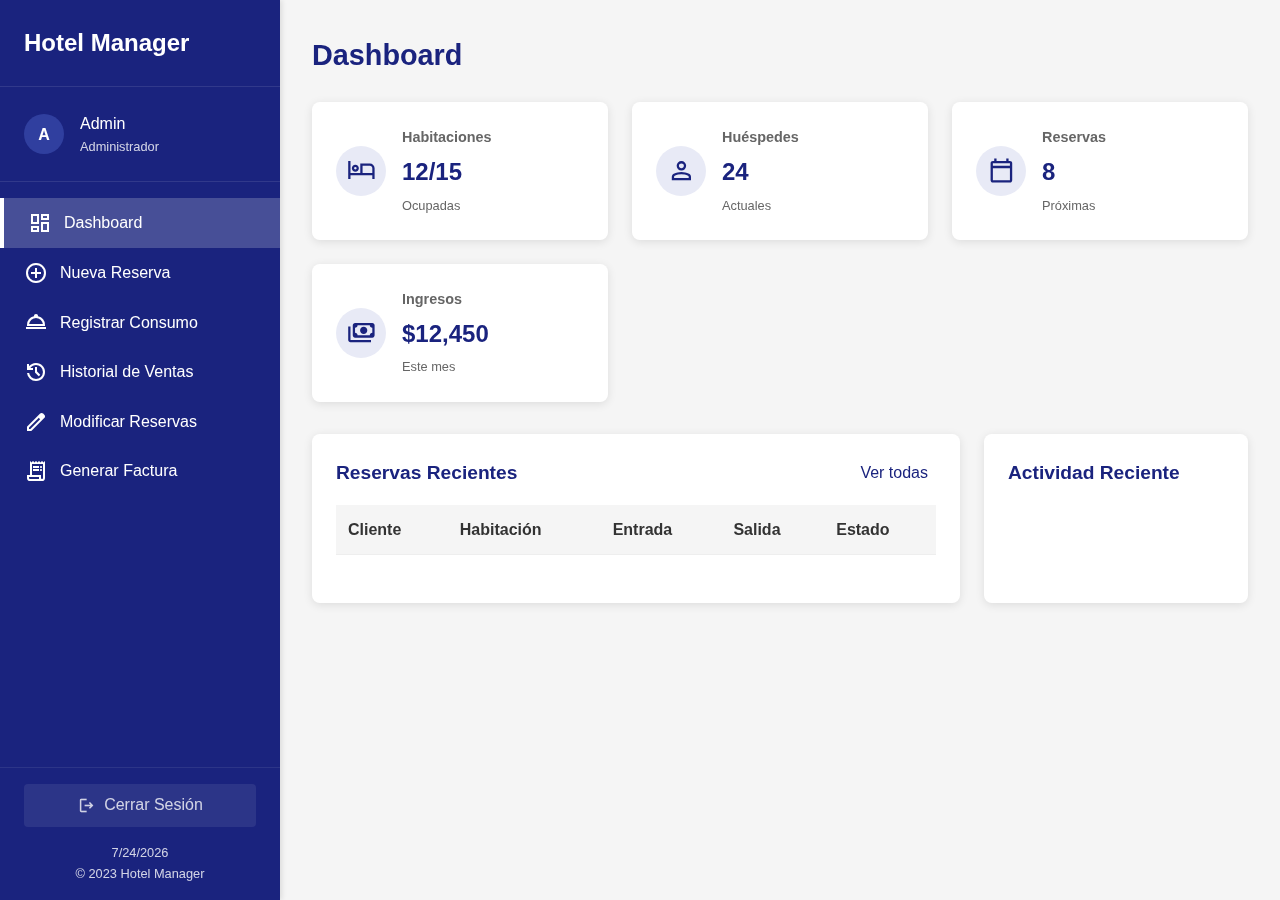
<file: Proyecto/Ventas/Index.html>
<!DOCTYPE html>
<html lang="es">
<head>
    <meta charset="UTF-8">
    <meta name="viewport" content="width=device-width, initial-scale=1.0">
    <title>Sistema de Gestión Hotelera</title>
    <link rel="stylesheet" href="index.css">
    <link rel="stylesheet" href="https://fonts.googleapis.com/css2?family=Material+Symbols+Outlined:opsz,wght,FILL,GRAD@24,400,0,0" />
</head>
<body>
    <div class="app-container">
        <!-- Sidebar / Menú lateral -->
        <aside class="sidebar">
            <div class="sidebar-header">
                <h1>Hotel Manager</h1>
            </div>
            <div class="sidebar-user">
                <div class="user-avatar">A</div>
                <div class="user-info">
                    <p class="user-name">Admin</p>
                    <p class="user-role">Administrador</p>
                </div>
            </div>
            <nav class="sidebar-nav">
                <ul>
                    <li class="nav-item active" data-section="dashboard">
                        <span class="material-symbols-outlined">dashboard</span>
                        <span>Dashboard</span>
                    </li>
                    <li class="nav-item" data-section="nueva-reserva">
                        <span class="material-symbols-outlined">add_circle</span>
                        <span>Nueva Reserva</span>
                    </li>
                    <li class="nav-item" data-section="consumo">
                        <span class="material-symbols-outlined">room_service</span>
                        <span>Registrar Consumo</span>
                    </li>
                    <li class="nav-item" data-section="historial">
                        <span class="material-symbols-outlined">history</span>
                        <span>Historial de Ventas</span>
                    </li>
                    <li class="nav-item" data-section="modificar">
                        <span class="material-symbols-outlined">edit</span>
                        <span>Modificar Reservas</span>
                    </li>
                    <li class="nav-item" data-section="factura">
                        <span class="material-symbols-outlined">receipt_long</span>
                        <span>Generar Factura</span>
                    </li>
                </ul>
            </nav>
            <div class="sidebar-footer">
                <button id="logout-btn" class="logout-btn" onclick="cerrarSesion()">
                    <span class="material-symbols-outlined">logout</span>
                    <span>Cerrar Sesión</span>
                </button>
                <p id="current-date"></p>
                <p>&copy; 2023 Hotel Manager</p>
            </div>
        </aside>

        <!-- Contenido principal -->
        <main class="main-content">
            <!-- Sección Dashboard -->
            <section id="dashboard" class="content-section active">
                <div class="section-header">
                    <h2>Dashboard</h2>
                </div>
                <div class="dashboard-stats">
                    <div class="stat-card">
                        <div class="stat-icon">
                            <span class="material-symbols-outlined">hotel</span>
                        </div>
                        <div class="stat-info">
                            <h3>Habitaciones</h3>
                            <p class="stat-value">12/15</p>
                            <p class="stat-label">Ocupadas</p>
                        </div>
                    </div>
                    <div class="stat-card">
                        <div class="stat-icon">
                            <span class="material-symbols-outlined">person</span>
                        </div>
                        <div class="stat-info">
                            <h3>Huéspedes</h3>
                            <p class="stat-value">24</p>
                            <p class="stat-label">Actuales</p>
                        </div>
                    </div>
                    <div class="stat-card">
                        <div class="stat-icon">
                            <span class="material-symbols-outlined">calendar_today</span>
                        </div>
                        <div class="stat-info">
                            <h3>Reservas</h3>
                            <p class="stat-value">8</p>
                            <p class="stat-label">Próximas</p>
                        </div>
                    </div>
                    <div class="stat-card">
                        <div class="stat-icon">
                            <span class="material-symbols-outlined">payments</span>
                        </div>
                        <div class="stat-info">
                            <h3>Ingresos</h3>
                            <p class="stat-value">$12,450</p>
                            <p class="stat-label">Este mes</p>
                        </div>
                    </div>
                </div>
                
                <div class="dashboard-recent">
                    <div class="recent-reservations">
                        <div class="card-header">
                            <h3>Reservas Recientes</h3>
                            <button class="btn-text">Ver todas</button>
                        </div>
                        <div class="table-container">
                            <table>
                                <thead>
                                    <tr>
                                        <th>Cliente</th>
                                        <th>Habitación</th>
                                        <th>Entrada</th>
                                        <th>Salida</th>
                                        <th>Estado</th>
                                    </tr>
                                </thead>
                                <tbody id="recent-reservations-table">
                                    <!-- Se llenará dinámicamente -->
                                </tbody>
                            </table>
                        </div>
                    </div>
                    
                    <div class="recent-activity">
                        <div class="card-header">
                            <h3>Actividad Reciente</h3>
                        </div>
                        <ul class="activity-list" id="recent-activity-list">
                            <!-- Se llenará dinámicamente -->
                        </ul>
                    </div>
                </div>
            </section>

            <!-- Sección Nueva Reserva -->
            <section id="nueva-reserva" class="content-section">
                <div class="section-header">
                    <h2>Nueva Reserva</h2>
                </div>
                <div class="content-card">
                    <form id="reserva-form">
                        <div class="form-columns">
                            <div class="form-column">
                                <h3>Datos del Cliente</h3>
                                <div class="form-group">
                                    <label for="cliente-nombre">Nombre del Cliente:</label>
                                    <input type="text" id="cliente-nombre" required>
                                </div>
                                <div class="form-group">
                                    <label for="cliente-email">Email:</label>
                                    <input type="email" id="cliente-email" required>
                                </div>
                                <div class="form-group">
                                    <label for="cliente-telefono">Teléfono:</label>
                                    <input type="tel" id="cliente-telefono" required>
                                </div>
                                <div class="form-group">
                                    <label for="observaciones">Observaciones:</label>
                                    <textarea id="observaciones" rows="3"></textarea>
                                </div>
                            </div>
                            
                            <div class="form-column">
                                <h3>Datos de la Reserva</h3>
                                <div class="form-group">
                                    <label for="habitacion-tipo">Tipo de Habitación:</label>
                                    <select id="habitacion-tipo" required>
                                        <option value="">Seleccionar...</option>
                                        <option value="individual">Individual</option>
                                        <option value="doble">Doble</option>
                                        <option value="suite">Suite</option>
                                        <option value="familiar">Familiar</option>
                                    </select>
                                </div>
                                <div class="form-group">
                                    <label for="habitacion-numero">Número de Habitación:</label>
                                    <select id="habitacion-numero" required>
                                        <option value="">Seleccionar...</option>
                                        <!-- Se llenará dinámicamente -->
                                    </select>
                                </div>
                                <div class="form-row">
                                    <div class="form-group">
                                        <label for="fecha-entrada">Fecha de Entrada:</label>
                                        <input type="date" id="fecha-entrada" required>
                                    </div>
                                    <div class="form-group">
                                        <label for="fecha-salida">Fecha de Salida:</label>
                                        <input type="date" id="fecha-salida" required>
                                    </div>
                                </div>
                                <div class="form-group">
                                    <label for="huespedes">Número de Huéspedes:</label>
                                    <input type="number" id="huespedes" min="1" max="6" value="1" required>
                                </div>
                            </div>
                        </div>
                        
                        <div class="form-actions">
                            <button type="button" class="btn-secondary" onclick="limpiarFormulario('reserva-form')">Cancelar</button>
                            <button type="button" class="btn-primary" onclick="guardarReserva()">Guardar Reserva</button>
                        </div>
                    </form>
                </div>
            </section>

            <!-- Sección Registrar Consumo -->
            <section id="consumo" class="content-section">
                <div class="section-header">
                    <h2>Registrar Consumo</h2>
                </div>
                <div class="content-card">
                    <form id="consumo-form">
                        <div class="form-group">
                            <label for="buscar-reserva">Buscar Reserva:</label>
                            <div class="search-container">
                                <input type="text" id="buscar-reserva" placeholder="Nombre del cliente o número de habitación">
                                <button type="button" class="btn-primary" onclick="buscarReserva()">Buscar</button>
                            </div>
                        </div>
                        
                        <div id="reserva-info" class="hidden">
                            <div class="info-card">
                                <h3>Información de la Reserva</h3>
                                <div class="info-grid">
                                    <div class="info-item">
                                        <span class="info-label">Cliente:</span>
                                        <span id="info-cliente" class="info-value"></span>
                                    </div>
                                    <div class="info-item">
                                        <span class="info-label">Habitación:</span>
                                        <span id="info-habitacion" class="info-value"></span>
                                    </div>
                                    <div class="info-item">
                                        <span class="info-label">Fechas:</span>
                                        <span id="info-fechas" class="info-value"></span>
                                    </div>
                                </div>
                            </div>
                        </div>

                        <div id="consumo-options" class="hidden">
                            <h3>Tipo de Consumo</h3>
                            <div class="form-columns">
                                <div class="form-column">
                                    <div class="form-group">
                                        <label for="tipo-consumo">Categoría:</label>
                                        <select id="tipo-consumo" onchange="actualizarProductos()">
                                            <option value="">Seleccionar...</option>
                                            <option value="minibar">Minibar</option>
                                            <option value="restaurante">Restaurante</option>
                                            <option value="lavanderia">Lavandería</option>
                                            <option value="spa">Spa</option>
                                            <option value="otros">Otros servicios</option>
                                        </select>
                                    </div>
                                    
                                    <div class="form-group">
                                        <label for="producto">Producto/Servicio:</label>
                                        <select id="producto">
                                            <option value="">Seleccione primero una categoría</option>
                                        </select>
                                    </div>
                                </div>
                                
                                <div class="form-column">
                                    <div class="form-group">
                                        <label for="cantidad">Cantidad:</label>
                                        <input type="number" id="cantidad" min="1" value="1">
                                    </div>
                                    
                                    <div class="form-group">
                                        <label for="precio">Precio unitario:</label>
                                        <input type="number" id="precio" step="0.01" readonly>
                                    </div>
                                </div>
                            </div>
                            
                            <div class="form-actions">
                                <button type="button" class="btn-primary" onclick="agregarConsumo()">Agregar a la cuenta</button>
                            </div>
                            
                            <div id="consumos-lista" class="hidden">
                                <h3>Consumos registrados</h3>
                                <div class="table-container">
                                    <table id="tabla-consumos">
                                        <thead>
                                            <tr>
                                                <th>Categoría</th>
                                                <th>Producto/Servicio</th>
                                                <th>Cantidad</th>
                                                <th>Precio Unit.</th>
                                                <th>Total</th>
                                                <th>Acciones</th>
                                            </tr>
                                        </thead>
                                        <tbody>
                                            <!-- Se llenará dinámicamente -->
                                        </tbody>
                                        <tfoot>
                                            <tr>
                                                <td colspan="4" class="text-right"><strong>Total:</strong></td>
                                                <td id="consumo-total">$0.00</td>
                                                <td></td>
                                            </tr>
                                        </tfoot>
                                    </table>
                                </div>
                                
                                <div class="form-actions">
                                    <button type="button" class="btn-primary" id="guardar-consumo-btn" onclick="guardarConsumos()">Guardar Consumos</button>
                                </div>
                            </div>
                        </div>
                    </form>
                </div>
            </section>

            <!-- Sección Historial de Ventas -->
            <section id="historial" class="content-section">
                <div class="section-header">
                    <h2>Historial de Ventas</h2>
                </div>
                <div class="content-card">
                    <div class="filters">
                        <div class="filter-group">
                            <div class="form-group">
                                <label for="filtro-fecha-inicio">Desde:</label>
                                <input type="date" id="filtro-fecha-inicio">
                            </div>
                            <div class="form-group">
                                <label for="filtro-fecha-fin">Hasta:</label>
                                <input type="date" id="filtro-fecha-fin">
                            </div>
                            <div class="form-group">
                                <label for="filtro-tipo">Tipo:</label>
                                <select id="filtro-tipo">
                                    <option value="todos">Todos</option>
                                    <option value="reserva">Reservas</option>
                                    <option value="consumo">Consumos</option>
                                </select>
                            </div>
                            <button type="button" class="btn-primary" onclick="filtrarHistorial()">Filtrar</button>
                        </div>
                        <div class="export-actions">
                            <button type="button" class="btn-secondary" onclick="exportarHistorial()">
                                <span class="material-symbols-outlined">download</span> Exportar
                            </button>
                        </div>
                    </div>
                    
                    <div class="table-container">
                        <table id="tabla-historial">
                            <thead>
                                <tr>
                                    <th>Fecha</th>
                                    <th>Tipo</th>
                                    <th>Cliente</th>
                                    <th>Habitación</th>
                                    <th>Descripción</th>
                                    <th>Monto</th>
                                    <th>Acciones</th>
                                </tr>
                            </thead>
                            <tbody>
                                <!-- Se llenará dinámicamente -->
                            </tbody>
                        </table>
                    </div>
                    
                    <div class="summary-section">
                        <div class="summary-card">
                            <h3>Resumen</h3>
                            <div class="summary-grid">
                                <div class="summary-item">
                                    <span class="summary-label">Total Reservas:</span>
                                    <span id="total-reservas" class="summary-value">$0.00</span>
                                </div>
                                <div class="summary-item">
                                    <span class="summary-label">Total Consumos:</span>
                                    <span id="total-consumos" class="summary-value">$0.00</span>
                                </div>
                                <div class="summary-item total">
                                    <span class="summary-label">Total General:</span>
                                    <span id="total-general" class="summary-value">$0.00</span>
                                </div>
                            </div>
                        </div>
                    </div>
                </div>
            </section>

            <!-- Sección Modificar Reservas -->
            <section id="modificar" class="content-section">
                <div class="section-header">
                    <h2>Modificar o Cancelar Reserva</h2>
                </div>
                <div class="content-card">
                    <div class="form-group">
                        <label for="buscar-reserva-mod">Buscar Reserva:</label>
                        <div class="search-container">
                            <input type="text" id="buscar-reserva-mod" placeholder="Nombre del cliente o número de habitación">
                            <button type="button" class="btn-primary" onclick="buscarReservaModificar()">Buscar</button>
                        </div>
                    </div>
                    
                    <div id="reservas-encontradas" class="hidden">
                        <h3>Reservas Encontradas</h3>
                        <div class="table-container">
                            <table id="tabla-reservas">
                                <thead>
                                    <tr>
                                        <th>Cliente</th>
                                        <th>Habitación</th>
                                        <th>Entrada</th>
                                        <th>Salida</th>
                                        <th>Estado</th>
                                        <th>Acciones</th>
                                    </tr>
                                </thead>
                                <tbody>
                                    <!-- Se llenará dinámicamente -->
                                </tbody>
                            </table>
                        </div>
                    </div>
                    
                    <div id="editar-reserva-form" class="hidden">
                        <h3>Editar Reserva</h3>
                        <form id="form-editar-reserva">
                            <input type="hidden" id="reserva-id-edit">
                            <div class="form-columns">
                                <div class="form-column">
                                    <div class="form-group">
                                        <label for="cliente-nombre-edit">Nombre del Cliente:</label>
                                        <input type="text" id="cliente-nombre-edit" required>
                                    </div>
                                    <div class="form-group">
                                        <label for="cliente-email-edit">Email:</label>
                                        <input type="email" id="cliente-email-edit" required>
                                    </div>
                                    <div class="form-group">
                                        <label for="cliente-telefono-edit">Teléfono:</label>
                                        <input type="tel" id="cliente-telefono-edit" required>
                                    </div>
                                    <div class="form-group">
                                        <label for="estado-edit">Estado:</label>
                                        <select id="estado-edit" required>
                                            <option value="confirmada">Confirmada</option>
                                            <option value="pendiente">Pendiente</option>
                                            <option value="cancelada">Cancelada</option>
                                        </select>
                                    </div>
                                </div>
                                
                                <div class="form-column">
                                    <div class="form-group">
                                        <label for="habitacion-tipo-edit">Tipo de Habitación:</label>
                                        <select id="habitacion-tipo-edit" required>
                                            <option value="">Seleccionar...</option>
                                            <option value="individual">Individual</option>
                                            <option value="doble">Doble</option>
                                            <option value="suite">Suite</option>
                                            <option value="familiar">Familiar</option>
                                        </select>
                                    </div>
                                    <div class="form-group">
                                        <label for="habitacion-numero-edit">Número de Habitación:</label>
                                        <select id="habitacion-numero-edit" required>
                                            <option value="">Seleccionar...</option>
                                            <!-- Se llenará dinámicamente -->
                                        </select>
                                    </div>
                                    <div class="form-row">
                                        <div class="form-group">
                                            <label for="fecha-entrada-edit">Fecha de Entrada:</label>
                                            <input type="date" id="fecha-entrada-edit" required>
                                        </div>
                                        <div class="form-group">
                                            <label for="fecha-salida-edit">Fecha de Salida:</label>
                                            <input type="date" id="fecha-salida-edit" required>
                                        </div>
                                    </div>
                                    <div class="form-group">
                                        <label for="huespedes-edit">Número de Huéspedes:</label>
                                        <input type="number" id="huespedes-edit" min="1" max="6" value="1" required>
                                    </div>
                                </div>
                            </div>
                            
                            <div class="form-group">
                                <label for="observaciones-edit">Observaciones:</label>
                                <textarea id="observaciones-edit" rows="3"></textarea>
                            </div>
                            
                            <div class="form-actions">
                                <button type="button" class="btn-secondary" onclick="volverAListaReservas()">Volver</button>
                                <button type="button" class="btn-primary" onclick="guardarCambiosReserva()">Guardar Cambios</button>
                            </div>
                        </form>
                    </div>
                </div>
            </section>

            <!-- Sección Generar Factura -->
            <section id="factura" class="content-section">
                <div class="section-header">
                    <h2>Generar Factura</h2>
                </div>
                <div class="content-card">
                    <div class="form-group">
                        <label for="buscar-cliente-factura">Buscar Cliente:</label>
                        <div class="search-container">
                            <input type="text" id="buscar-cliente-factura" placeholder="Nombre del cliente o número de habitación">
                            <button type="button" class="btn-primary" onclick="buscarClienteFactura()">Buscar</button>
                        </div>
                    </div>
                    
                    <div id="cliente-info-factura" class="hidden">
                        <div class="info-card">
                            <h3>Información del Cliente</h3>
                            <div class="info-grid">
                                <div class="info-item">
                                    <span class="info-label">Nombre:</span>
                                    <span id="factura-cliente-nombre" class="info-value"></span>
                                </div>
                                <div class="info-item">
                                    <span class="info-label">Email:</span>
                                    <span id="factura-cliente-email" class="info-value"></span>
                                </div>
                                <div class="info-item">
                                    <span class="info-label">Teléfono:</span>
                                    <span id="factura-cliente-telefono" class="info-value"></span>
                                </div>
                            </div>
                        </div>
                    </div>
                    
                    <div id="reserva-info-factura" class="hidden">
                        <h3>Detalles de la Estancia</h3>
                        <div class="table-container">
                            <table id="tabla-reserva-factura">
                                <thead>
                                    <tr>
                                        <th>Habitación</th>
                                        <th>Entrada</th>
                                        <th>Salida</th>
                                        <th>Noches</th>
                                        <th>Precio/Noche</th>
                                        <th>Subtotal</th>
                                    </tr>
                                </thead>
                                <tbody>
                                    <!-- Se llenará dinámicamente -->
                                </tbody>
                            </table>
                        </div>
                    </div>
                    
                    <div id="consumos-info-factura" class="hidden">
                        <h3>Consumos y Servicios</h3>
                        <div class="table-container">
                            <table id="tabla-consumos-factura">
                                <thead>
                                    <tr>
                                        <th>Fecha</th>
                                        <th>Categoría</th>
                                        <th>Descripción</th>
                                        <th>Cantidad</th>
                                        <th>Precio Unit.</th>
                                        <th>Subtotal</th>
                                    </tr>
                                </thead>
                                <tbody>
                                    <!-- Se llenará dinámicamente -->
                                </tbody>
                                <tfoot>
                                    <tr>
                                        <td colspan="5" class="text-right"><strong>Subtotal:</strong></td>
                                        <td id="factura-subtotal">$0.00</td>
                                    </tr>
                                    <tr>
                                        <td colspan="5" class="text-right"><strong>IVA (16%):</strong></td>
                                        <td id="factura-iva">$0.00</td>
                                    </tr>
                                    <tr>
                                        <td colspan="5" class="text-right"><strong>Total:</strong></td>
                                        <td id="factura-total">$0.00</td>
                                    </tr>
                                </tfoot>
                            </table>
                        </div>
                    </div>
                    
                    <div class="form-actions" id="factura-actions">
                        <button type="button" id="generar-factura-btn" class="btn-primary hidden" onclick="generarFacturaPDF()">
                            <span class="material-symbols-outlined">print</span> Generar Factura PDF
                        </button>
                    </div>
                </div>
            </section>
        </main>
    </div>

    <!-- Vista previa de la factura (para imprimir) -->
    <div id="factura-preview" class="hidden">
        <div class="factura-container">
            <div class="factura-header">
                <div class="hotel-info">
                    <h1>Hotel Ejemplo</h1>
                    <p>Av. Principal #123, Ciudad</p>
                    <p>Tel: (123) 456-7890</p>
                    <p>RFC: HOTEL123456ABC</p>
                </div>
                <div class="factura-info">
                    <h2>FACTURA</h2>
                    <p><strong>No. Factura:</strong> <span id="factura-numero"></span></p>
                    <p><strong>Fecha:</strong> <span id="factura-fecha"></span></p>
                </div>
            </div>
            
            <div class="cliente-info">
                <h3>Cliente</h3>
                <p><strong>Nombre:</strong> <span id="print-cliente-nombre"></span></p>
                <p><strong>Email:</strong> <span id="print-cliente-email"></span></p>
                <p><strong>Teléfono:</strong> <span id="print-cliente-telefono"></span></p>
            </div>
            
            <div class="factura-detalles">
                <h3>Detalles de la Estancia</h3>
                <table id="print-tabla-reserva">
                    <!-- Se copiará del modal -->
                </table>
                
                <h3>Consumos y Servicios</h3>
                <table id="print-tabla-consumos">
                    <!-- Se copiará del modal -->
                </table>
                
                <div class="factura-totales">
                    <p><strong>Subtotal:</strong> <span id="print-subtotal"></span></p>
                    <p><strong>IVA (16%):</strong> <span id="print-iva"></span></p>
                    <p><strong>Total:</strong> <span id="print-total"></span></p>
                </div>
            </div>
            
            <div class="factura-footer">
                <p>Gracias por su preferencia</p>
                <p>Este documento es una representación impresa de un CFDI</p>
            </div>
        </div>
    </div>

    <script src="index.js"></script>
</body>
</html>
</file>
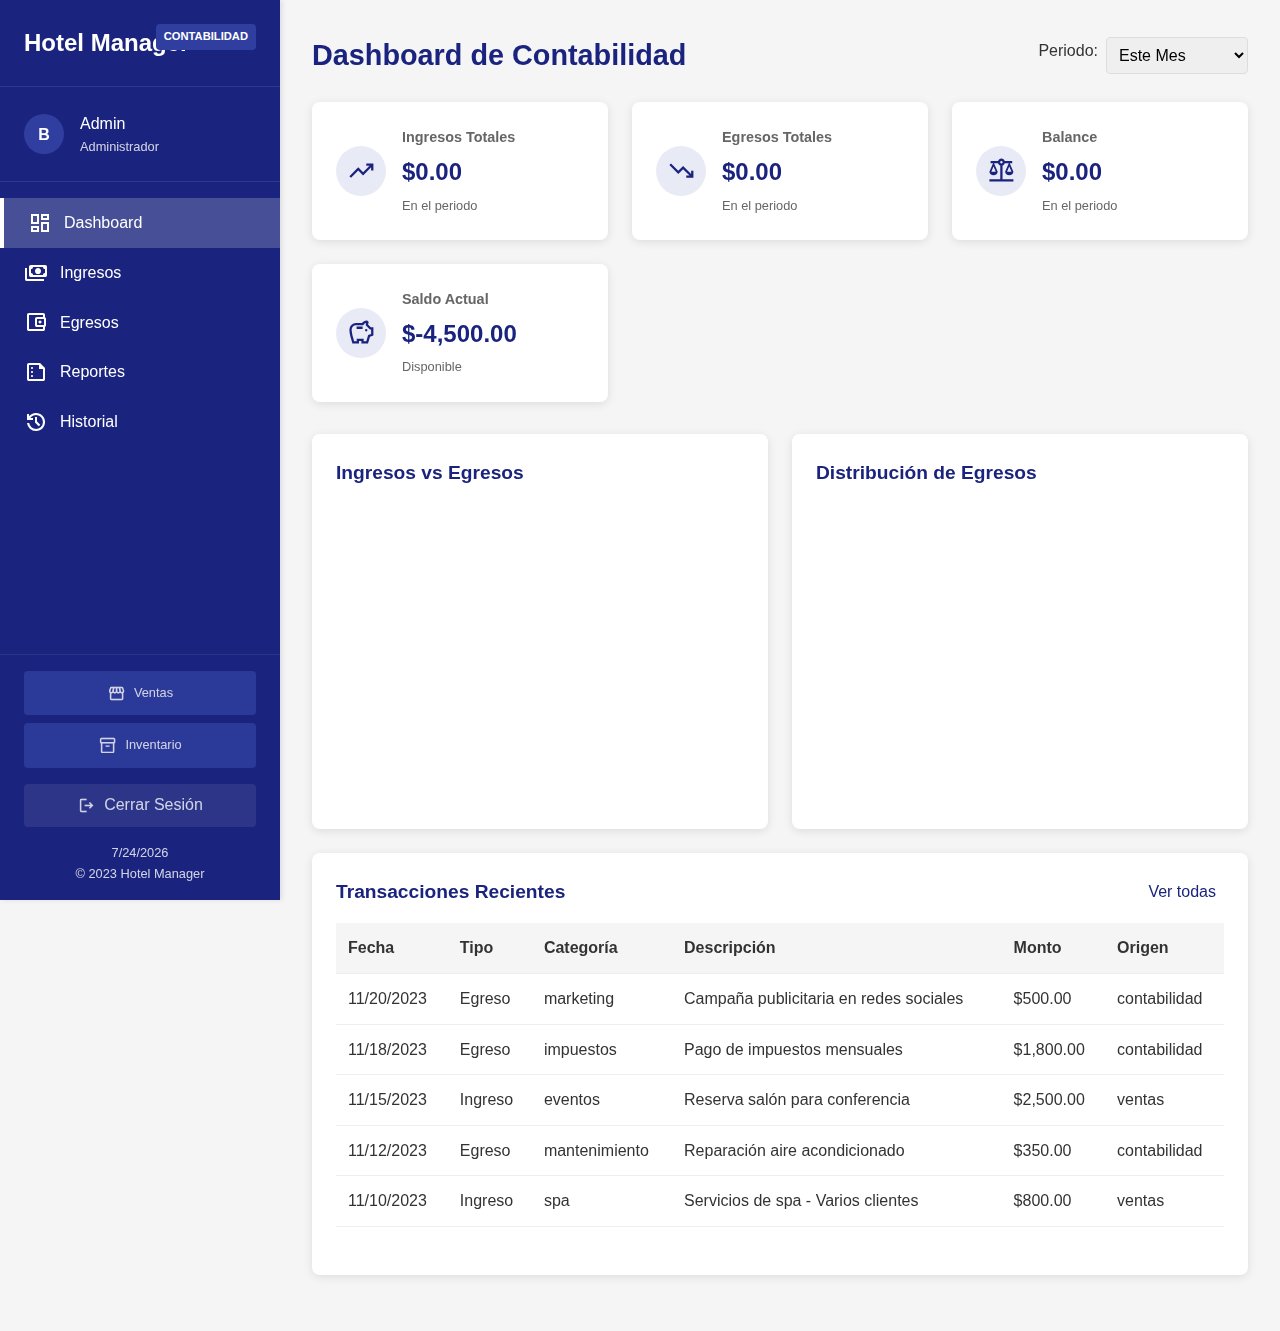
<file: Proyecto/Contabilidad General/CG.html>
<!DOCTYPE html>
<html lang="es">
<head>
    <meta charset="UTF-8">
    <meta name="viewport" content="width=device-width, initial-scale=1.0">
    <title>Sistema de Gestión Hotelera - Contabilidad</title>
    <link rel="stylesheet" href="contabilidad.css">
    <link rel="stylesheet" href="https://fonts.googleapis.com/css2?family=Material+Symbols+Outlined:opsz,wght,FILL,GRAD@24,400,0,0" />
</head>
<body>
    <div class="app-container">
        <!-- Sidebar / Menú lateral -->
        <aside class="sidebar">
            <div class="sidebar-header">
                <h1>Hotel Manager</h1>
                <div class="module-badge">Contabilidad</div>
            </div>
            <div class="sidebar-user">
                <div class="user-avatar">B</div>
                <div class="user-info">
                    <p class="user-name">Admin</p>
                    <p class="user-role">Administrador</p>
                </div>
            </div>
            <nav class="sidebar-nav">
                <ul>
                    <li class="nav-item active" data-section="dashboard">
                        <span class="material-symbols-outlined">dashboard</span>
                        <span>Dashboard</span>
                    </li>
                    <li class="nav-item" data-section="ingresos">
                        <span class="material-symbols-outlined">payments</span>
                        <span>Ingresos</span>
                    </li>
                    <li class="nav-item" data-section="egresos">
                        <span class="material-symbols-outlined">account_balance_wallet</span>
                        <span>Egresos</span>
                    </li>
                    <li class="nav-item" data-section="reportes">
                        <span class="material-symbols-outlined">summarize</span>
                        <span>Reportes</span>
                    </li>
                    <li class="nav-item" data-section="historial">
                        <span class="material-symbols-outlined">history</span>
                        <span>Historial</span>
                    </li>
                </ul>
            </nav>
            <div class="sidebar-footer">
                <div class="module-switcher">
                    <a href="../Ventas/Index.html" class="module-switch-btn">
                        <span class="material-symbols-outlined">storefront</span>
                        <span>Ventas</span>
                    </a>
                    <a href="../Inventario/inventario.html" class="module-switch-btn">
                        <span class="material-symbols-outlined">inventory_2</span>
                        <span>Inventario</span>
                    </a>
                </div>
                <button id="logout-btn" class="logout-btn" onclick="cerrarSesion()">
                    <span class="material-symbols-outlined">logout</span>
                    <span>Cerrar Sesión</span>
                </button>
                <p id="current-date"></p>
                <p>&copy; 2023 Hotel Manager</p>
            </div>
        </aside>

        <!-- Contenido principal -->
        <main class="main-content">
            <!-- Dashboard de Contabilidad -->
            <section id="dashboard" class="content-section active">
                <div class="section-header">
                    <h2>Dashboard de Contabilidad</h2>
                    <div class="period-selector">
                        <label for="periodo-dashboard">Periodo:</label>
                        <select id="periodo-dashboard" onchange="actualizarDashboard()">
                            <option value="mes">Este Mes</option>
                            <option value="trimestre">Este Trimestre</option>
                            <option value="anio">Este Año</option>
                        </select>
                    </div>
                </div>
                
                <!-- Estadísticas financieras -->
                <div class="dashboard-stats">
                    <div class="stat-card">
                        <div class="stat-icon">
                            <span class="material-symbols-outlined">trending_up</span>
                        </div>
                        <div class="stat-info">
                            <h3>Ingresos Totales</h3>
                            <p class="stat-value" id="total-ingresos">$0.00</p>
                            <p class="stat-label">En el periodo</p>
                        </div>
                    </div>
                    <div class="stat-card">
                        <div class="stat-icon">
                            <span class="material-symbols-outlined">trending_down</span>
                        </div>
                        <div class="stat-info">
                            <h3>Egresos Totales</h3>
                            <p class="stat-value" id="total-egresos">$0.00</p>
                            <p class="stat-label">En el periodo</p>
                        </div>
                    </div>
                    <div class="stat-card">
                        <div class="stat-icon">
                            <span class="material-symbols-outlined">balance</span>
                        </div>
                        <div class="stat-info">
                            <h3>Balance</h3>
                            <p class="stat-value" id="balance-total">$0.00</p>
                            <p class="stat-label">En el periodo</p>
                        </div>
                    </div>
                    <div class="stat-card">
                        <div class="stat-icon">
                            <span class="material-symbols-outlined">savings</span>
                        </div>
                        <div class="stat-info">
                            <h3>Saldo Actual</h3>
                            <p class="stat-value" id="saldo-actual">$0.00</p>
                            <p class="stat-label">Disponible</p>
                        </div>
                    </div>
                </div>
                
                <!-- Gráficos financieros -->
                <div class="dashboard-charts">
                    <div class="chart-container">
                        <div class="card-header">
                            <h3>Ingresos vs Egresos</h3>
                        </div>
                        <div class="chart-wrapper">
                            <canvas id="ingresos-egresos-chart"></canvas>
                        </div>
                    </div>
                    
                    <div class="chart-container">
                        <div class="card-header">
                            <h3>Distribución de Egresos</h3>
                        </div>
                        <div class="chart-wrapper">
                            <canvas id="egresos-categoria-chart"></canvas>
                        </div>
                    </div>
                </div>
                
                <!-- Transacciones recientes -->
                <div class="content-card">
                    <div class="card-header">
                        <h3>Transacciones Recientes</h3>
                        <button class="btn-text" onclick="verTodasTransacciones()">Ver todas</button>
                    </div>
                    <div class="table-container">
                        <table id="tabla-transacciones-recientes">
                            <thead>
                                <tr>
                                    <th>Fecha</th>
                                    <th>Tipo</th>
                                    <th>Categoría</th>
                                    <th>Descripción</th>
                                    <th>Monto</th>
                                    <th>Origen</th>
                                </tr>
                            </thead>
                            <tbody>
                                <!-- Se llenará dinámicamente -->
                            </tbody>
                        </table>
                    </div>
                </div>
            </section>

            <!-- Sección Ingresos -->
            <section id="ingresos" class="content-section">
                <div class="section-header">
                    <h2>Registro de Ingresos</h2>
                </div>
                
                <div class="content-card">
                    <div class="card-header">
                        <h3>Nuevo Ingreso</h3>
                    </div>
                    <form id="ingreso-form">
                        <div class="form-columns">
                            <div class="form-column">
                                <div class="form-group">
                                    <label for="ingreso-fecha">Fecha:</label>
                                    <input type="date" id="ingreso-fecha" required>
                                </div>
                                <div class="form-group">
                                    <label for="ingreso-categoria">Categoría:</label>
                                    <select id="ingreso-categoria" required>
                                        <option value="">Seleccionar...</option>
                                        <option value="hospedaje">Hospedaje</option>
                                        <option value="restaurante">Restaurante</option>
                                        <option value="spa">Spa</option>
                                        <option value="eventos">Eventos</option>
                                        <option value="otros">Otros</option>
                                    </select>
                                </div>
                                <div class="form-group">
                                    <label for="ingreso-metodo">Método de Pago:</label>
                                    <select id="ingreso-metodo" required>
                                        <option value="">Seleccionar...</option>
                                        <option value="efectivo">Efectivo</option>
                                        <option value="tarjeta">Tarjeta de Crédito/Débito</option>
                                        <option value="transferencia">Transferencia Bancaria</option>
                                        <option value="cheque">Cheque</option>
                                        <option value="otro">Otro</option>
                                    </select>
                                </div>
                            </div>
                            
                            <div class="form-column">
                                <div class="form-group">
                                    <label for="ingreso-descripcion">Descripción:</label>
                                    <textarea id="ingreso-descripcion" rows="2" required></textarea>
                                </div>
                                <div class="form-group">
                                    <label for="ingreso-monto">Monto ($):</label>
                                    <input type="number" id="ingreso-monto" min="0.01" step="0.01" required>
                                </div>
                                <div class="form-group">
                                    <label for="ingreso-referencia">Referencia/Comprobante:</label>
                                    <input type="text" id="ingreso-referencia" placeholder="Ej: Factura #123, Recibo #456">
                                </div>
                            </div>
                        </div>
                        
                        <div class="form-actions">
                            <button type="button" class="btn-secondary" onclick="limpiarFormulario('ingreso-form')">Cancelar</button>
                            <button type="button" class="btn-primary" onclick="guardarIngreso()">Registrar Ingreso</button>
                        </div>
                    </form>
                </div>
                
                <div class="content-card">
                    <div class="card-header">
                        <h3>Ingresos Pendientes de Ventas</h3>
                        <button class="btn-primary" onclick="sincronizarIngresosVentas()">
                            <span class="material-symbols-outlined">sync</span> Sincronizar
                        </button>
                    </div>
                    <div class="table-container">
                        <table id="tabla-ingresos-pendientes">
                            <thead>
                                <tr>
                                    <th>Fecha</th>
                                    <th>Tipo</th>
                                    <th>Cliente</th>
                                    <th>Descripción</th>
                                    <th>Monto</th>
                                    <th>Acciones</th>
                                </tr>
                            </thead>
                            <tbody>
                                <!-- Se llenará dinámicamente -->
                            </tbody>
                        </table>
                    </div>
                </div>
                
                <div class="content-card">
                    <div class="card-header">
                        <h3>Historial de Ingresos</h3>
                        <div class="filter-actions">
                            <div class="date-range">
                                <input type="date" id="ingreso-fecha-inicio" placeholder="Fecha inicio">
                                <span>a</span>
                                <input type="date" id="ingreso-fecha-fin" placeholder="Fecha fin">
                                <button class="btn-secondary" onclick="filtrarIngresos()">Filtrar</button>
                            </div>
                            <button class="btn-secondary" onclick="exportarIngresos()">
                                <span class="material-symbols-outlined">download</span> Exportar
                            </button>
                        </div>
                    </div>
                    <div class="table-container">
                        <table id="tabla-ingresos">
                            <thead>
                                <tr>
                                    <th>Fecha</th>
                                    <th>Categoría</th>
                                    <th>Descripción</th>
                                    <th>Método de Pago</th>
                                    <th>Referencia</th>
                                    <th>Monto</th>
                                    <th>Acciones</th>
                                </tr>
                            </thead>
                            <tbody>
                                <!-- Se llenará dinámicamente -->
                            </tbody>
                        </table>
                    </div>
                </div>
            </section>

            <!-- Sección Egresos -->
            <section id="egresos" class="content-section">
                <div class="section-header">
                    <h2>Registro de Egresos</h2>
                </div>
                
                <div class="content-card">
                    <div class="card-header">
                        <h3>Nuevo Egreso</h3>
                    </div>
                    <form id="egreso-form">
                        <div class="form-columns">
                            <div class="form-column">
                                <div class="form-group">
                                    <label for="egreso-fecha">Fecha:</label>
                                    <input type="date" id="egreso-fecha" required>
                                </div>
                                <div class="form-group">
                                    <label for="egreso-categoria">Categoría:</label>
                                    <select id="egreso-categoria" required>
                                        <option value="">Seleccionar...</option>
                                        <option value="sueldos">Sueldos y Salarios</option>
                                        <option value="compras">Compras de Inventario</option>
                                        <option value="servicios">Servicios Básicos</option>
                                        <option value="mantenimiento">Mantenimiento</option>
                                        <option value="impuestos">Impuestos</option>
                                        <option value="alquiler">Alquiler/Hipoteca</option>
                                        <option value="marketing">Marketing y Publicidad</option>
                                        <option value="otros">Otros</option>
                                    </select>
                                </div>
                                <div class="form-group">
                                    <label for="egreso-metodo">Método de Pago:</label>
                                    <select id="egreso-metodo" required>
                                        <option value="">Seleccionar...</option>
                                        <option value="efectivo">Efectivo</option>
                                        <option value="tarjeta">Tarjeta de Crédito/Débito</option>
                                        <option value="transferencia">Transferencia Bancaria</option>
                                        <option value="cheque">Cheque</option>
                                        <option value="otro">Otro</option>
                                    </select>
                                </div>
                            </div>
                            
                            <div class="form-column">
                                <div class="form-group">
                                    <label for="egreso-descripcion">Descripción:</label>
                                    <textarea id="egreso-descripcion" rows="2" required></textarea>
                                </div>
                                <div class="form-group">
                                    <label for="egreso-monto">Monto ($):</label>
                                    <input type="number" id="egreso-monto" min="0.01" step="0.01" required>
                                </div>
                                <div class="form-group">
                                    <label for="egreso-referencia">Referencia/Comprobante:</label>
                                    <input type="text" id="egreso-referencia" placeholder="Ej: Factura #123, Recibo #456">
                                </div>
                            </div>
                        </div>
                        
                        <div class="form-actions">
                            <button type="button" class="btn-secondary" onclick="limpiarFormulario('egreso-form')">Cancelar</button>
                            <button type="button" class="btn-primary" onclick="guardarEgreso()">Registrar Egreso</button>
                        </div>
                    </form>
                </div>
                
                <div class="content-card">
                    <div class="card-header">
                        <h3>Egresos Pendientes de Inventario</h3>
                        <button class="btn-primary" onclick="sincronizarEgresosInventario()">
                            <span class="material-symbols-outlined">sync</span> Sincronizar
                        </button>
                    </div>
                    <div class="table-container">
                        <table id="tabla-egresos-pendientes">
                            <thead>
                                <tr>
                                    <th>Fecha</th>
                                    <th>Tipo</th>
                                    <th>Proveedor</th>
                                    <th>Descripción</th>
                                    <th>Monto</th>
                                    <th>Acciones</th>
                                </tr>
                            </thead>
                            <tbody>
                                <!-- Se llenará dinámicamente -->
                            </tbody>
                        </table>
                    </div>
                </div>
                
                <div class="content-card">
                    <div class="card-header">
                        <h3>Historial de Egresos</h3>
                        <div class="filter-actions">
                            <div class="date-range">
                                <input type="date" id="egreso-fecha-inicio" placeholder="Fecha inicio">
                                <span>a</span>
                                <input type="date" id="egreso-fecha-fin" placeholder="Fecha fin">
                                <button class="btn-secondary" onclick="filtrarEgresos()">Filtrar</button>
                            </div>
                            <button class="btn-secondary" onclick="exportarEgresos()">
                                <span class="material-symbols-outlined">download</span> Exportar
                            </button>
                        </div>
                    </div>
                    <div class="table-container">
                        <table id="tabla-egresos">
                            <thead>
                                <tr>
                                    <th>Fecha</th>
                                    <th>Categoría</th>
                                    <th>Descripción</th>
                                    <th>Método de Pago</th>
                                    <th>Referencia</th>
                                    <th>Monto</th>
                                    <th>Acciones</th>
                                </tr>
                            </thead>
                            <tbody>
                                <!-- Se llenará dinámicamente -->
                            </tbody>
                        </table>
                    </div>
                </div>
            </section>

            <!-- Sección Reportes -->
            <section id="reportes" class="content-section">
                <div class="section-header">
                    <h2>Reportes Contables</h2>
                </div>
                
                <div class="content-card">
                    <div class="card-header">
                        <h3>Generar Reporte</h3>
                    </div>
                    <div class="report-generator">
                        <div class="form-row">
                            <div class="form-group">
                                <label for="reporte-tipo">Tipo de Reporte:</label>
                                <select id="reporte-tipo" required>
                                    <option value="balance">Balance General</option>
                                    <option value="resultados">Estado de Resultados</option>
                                    <option value="flujo">Flujo de Efectivo</option>
                                    <option value="categorias">Gastos por Categoría</option>
                                </select>
                            </div>
                            <div class="form-group">
                                <label for="reporte-periodo">Periodo:</label>
                                <select id="reporte-periodo" required>
                                    <option value="diario">Diario</option>
                                    <option value="semanal">Semanal</option>
                                    <option value="mensual" selected>Mensual</option>
                                    <option value="trimestral">Trimestral</option>
                                    <option value="anual">Anual</option>
                                    <option value="personalizado">Personalizado</option>
                                </select>
                            </div>
                        </div>
                        
                        <div id="periodo-personalizado" class="form-row hidden">
                            <div class="form-group">
                                <label for="reporte-fecha-inicio">Fecha Inicio:</label>
                                <input type="date" id="reporte-fecha-inicio">
                            </div>
                            <div class="form-group">
                                <label for="reporte-fecha-fin">Fecha Fin:</label>
                                <input type="date" id="reporte-fecha-fin">
                            </div>
                        </div>
                        
                        <div class="form-actions">
                            <button type="button" class="btn-primary" onclick="generarReporte()">
                                <span class="material-symbols-outlined">description</span> Generar Reporte
                            </button>
                        </div>
                    </div>
                </div>
                
                <div class="content-card hidden" id="reporte-generado">
                    <div class="card-header">
                        <h3 id="reporte-titulo">Reporte</h3>
                        <div class="export-actions">
                            <button type="button" class="btn-secondary" onclick="imprimirReporte()">
                                <span class="material-symbols-outlined">print</span> Imprimir
                            </button>
                            <button type="button" class="btn-secondary" onclick="exportarReporteExcel()">
                                <span class="material-symbols-outlined">download</span> Excel
                            </button>
                            <button type="button" class="btn-secondary" onclick="exportarReportePDF()">
                                <span class="material-symbols-outlined">picture_as_pdf</span> PDF
                            </button>
                        </div>
                    </div>
                    
                    <div id="reporte-contenido">
                        <!-- El contenido del reporte se generará dinámicamente -->
                    </div>
                </div>
                
                <div class="reports-grid">
                    <div class="report-card" onclick="generarReporteRapido('balance')">
                        <div class="report-icon">
                            <span class="material-symbols-outlined">balance</span>
                        </div>
                        <div class="report-info">
                            <h3>Balance General</h3>
                            <p>Resumen de activos, pasivos y patrimonio</p>
                        </div>
                    </div>
                    
                    <div class="report-card" onclick="generarReporteRapido('resultados')">
                        <div class="report-icon">
                            <span class="material-symbols-outlined">trending_up</span>
                        </div>
                        <div class="report-info">
                            <h3>Estado de Resultados</h3>
                            <p>Ingresos, gastos y utilidades del periodo</p>
                        </div>
                    </div>
                    
                    <div class="report-card" onclick="generarReporteRapido('flujo')">
                        <div class="report-icon">
                            <span class="material-symbols-outlined">account_balance</span>
                        </div>
                        <div class="report-info">
                            <h3>Flujo de Efectivo</h3>
                            <p>Movimientos de entrada y salida de dinero</p>
                        </div>
                    </div>
                    
                    <div class="report-card" onclick="generarReporteRapido('categorias')">
                        <div class="report-icon">
                            <span class="material-symbols-outlined">pie_chart</span>
                        </div>
                        <div class="report-info">
                            <h3>Gastos por Categoría</h3>
                            <p>Análisis detallado de gastos por categoría</p>
                        </div>
                    </div>
                </div>
            </section>

            <!-- Sección Historial -->
            <section id="historial" class="content-section">
                <div class="section-header">
                    <h2>Historial de Movimientos</h2>
                </div>
                
                <div class="content-card">
                    <div class="card-header">
                        <h3>Actualizar</h3>
                    </div>
                    <div class="filters">
                        <div class="filter-group">
                            <div class="form-group">
                                <label for="historial-tipo">Tipo:</label>
                                <select id="historial-tipo" onchange="filtrarHistorial()">
                                    <option value="todos">Todos</option>
                                    <option value="ingreso">Ingresos</option>
                                    <option value="egreso">Egresos</option>
                                </select>
                            </div>
                            <div class="form-group">
                                <label for="historial-categoria">Categoría:</label>
                                <select id="historial-categoria" onchange="filtrarHistorial()">
                                    <option value="todas">Todas</option>
                                    <optgroup label="Ingresos">
                                        <option value="hospedaje">Hospedaje</option>
                                        <option value="restaurante">Restaurante</option>
                                        <option value="spa">Spa</option>
                                        <option value="eventos">Eventos</option>
                                        <option value="otros-ingresos">Otros Ingresos</option>
                                    </optgroup>
                                    <optgroup label="Egresos">
                                        <option value="sueldos">Sueldos y Salarios</option>
                                        <option value="compras">Compras de Inventario</option>
                                        <option value="servicios">Servicios Básicos</option>
                                        <option value="mantenimiento">Mantenimiento</option>
                                        <option value="impuestos">Impuestos</option>
                                        <option value="alquiler">Alquiler/Hipoteca</option>
                                        <option value="marketing">Marketing y Publicidad</option>
                                        <option value="otros-egresos">Otros Egresos</option>
                                    </optgroup>
                                </select>
                            </div>
                            <div class="form-group">
                                <label for="historial-fecha-inicio">Desde:</label>
                                <input type="date" id="historial-fecha-inicio" onchange="filtrarHistorial()">
                            </div>
                            <div class="form-group">
                                <label for="historial-fecha-fin">Hasta:</label>
                                <input type="date" id="historial-fecha-fin" onchange="filtrarHistorial()">
                            </div>
                            <div class="form-group">
                                <label for="historial-buscar">Buscar:</label>
                                <input type="text" id="historial-buscar" placeholder="Descripción o referencia" onkeyup="filtrarHistorial()">
                            </div>
                        </div>
                        <div class="export-actions">
                            <button type="button" class="btn-secondary" onclick="exportarHistorial()">
                                <span class="material-symbols-outlined">download</span> Exportar
                            </button>
                        </div>
                    </div>
                </div>
                
                <div class="content-card">
                    <div class="table-container">
                        <table id="tabla-historial">
                            <thead>
                                <tr>
                                    <th>Fecha</th>
                                    <th>Tipo</th>
                                    <th>Categoría</th>
                                    <th>Descripción</th>
                                    <th>Método de Pago</th>
                                    <th>Referencia</th>
                                    <th>Monto</th>
                                    <th>Origen</th>
                                    <th>Acciones</th>
                                </tr>
                            </thead>
                            <tbody>
                                <!-- Se llenará dinámicamente -->
                            </tbody>
                        </table>
                    </div>
                </div>
                
                <div class="content-card">
                    <div class="card-header">
                        <h3>Resumen Financiero</h3>
                    </div>
                    <div class="summary-stats">
                        <div class="summary-item">
                            <span class="summary-label">Total Ingresos:</span>
                            <span class="summary-value" id="historial-total-ingresos">$0.00</span>
                        </div>
                        <div class="summary-item">
                            <span class="summary-label">Total Egresos:</span>
                            <span class="summary-value" id="historial-total-egresos">$0.00</span>
                        </div>
                        <div class="summary-item">
                            <span class="summary-label">Balance:</span>
                            <span class="summary-value" id="historial-balance">$0.00</span>
                        </div>
                    </div>
                </div>
            </section>
        </main>
    </div>

    <!-- Modales -->
    <div id="ver-transaccion-modal" class="modal">
        <div class="modal-content">
            <div class="modal-header">
                <h3>Detalles de la Transacción</h3>
                <span class="close" onclick="cerrarModal('ver-transaccion-modal')">&times;</span>
            </div>
            <div class="modal-body">
                <div class="info-card">
                    <div class="info-grid">
                        <div class="info-item">
                            <span class="info-label">Fecha:</span>
                            <span id="detalle-fecha" class="info-value"></span>
                        </div>
                        <div class="info-item">
                            <span class="info-label">Tipo:</span>
                            <span id="detalle-tipo" class="info-value"></span>
                        </div>
                        <div class="info-item">
                            <span class="info-label">Categoría:</span>
                            <span id="detalle-categoria" class="info-value"></span>
                        </div>
                        <div class="info-item">
                            <span class="info-label">Monto:</span>
                            <span id="detalle-monto" class="info-value"></span>
                        </div>
                        <div class="info-item">
                            <span class="info-label">Método de Pago:</span>
                            <span id="detalle-metodo" class="info-value"></span>
                        </div>
                        <div class="info-item">
                            <span class="info-label">Referencia:</span>
                            <span id="detalle-referencia" class="info-value"></span>
                        </div>
                        <div class="info-item">
                            <span class="info-label">Origen:</span>
                            <span id="detalle-origen" class="info-value"></span>
                        </div>
                        <div class="info-item full-width">
                            <span class="info-label">Descripción:</span>
                            <span id="detalle-descripcion" class="info-value"></span>
                        </div>
                    </div>
                </div>
                
                <div class="form-actions">
                    <button type="button" class="btn-secondary" onclick="cerrarModal('ver-transaccion-modal')">Cerrar</button>
                    <button type="button" class="btn-primary" onclick="editarTransaccion()">Editar</button>
                </div>
            </div>
        </div>
    </div>

    <div id="editar-transaccion-modal" class="modal">
        <div class="modal-content">
            <div class="modal-header">
                <h3>Editar Transacción</h3>
                <span class="close" onclick="cerrarModal('editar-transaccion-modal')">&times;</span>
            </div>
            <div class="modal-body">
                <form id="editar-transaccion-form">
                    <input type="hidden" id="editar-transaccion-id">
                    <input type="hidden" id="editar-transaccion-tipo">
                    
                    <div class="form-columns">
                        <div class="form-column">
                            <div class="form-group">
                                <label for="editar-fecha">Fecha:</label>
                                <input type="date" id="editar-fecha" required>
                            </div>
                            <div class="form-group">
                                <label for="editar-categoria">Categoría:</label>
                                <select id="editar-categoria" required>
                                    <!-- Se llenará dinámicamente según el tipo -->
                                </select>
                            </div>
                            <div class="form-group">
                                <label for="editar-metodo">Método de Pago:</label>
                                <select id="editar-metodo" required>
                                    <option value="efectivo">Efectivo</option>
                                    <option value="tarjeta">Tarjeta de Crédito/Débito</option>
                                    <option value="transferencia">Transferencia Bancaria</option>
                                    <option value="cheque">Cheque</option>
                                    <option value="otro">Otro</option>
                                </select>
                            </div>
                        </div>
                        
                        <div class="form-column">
                            <div class="form-group">
                                <label for="editar-descripcion">Descripción:</label>
                                <textarea id="editar-descripcion" rows="2" required></textarea>
                            </div>
                            <div class="form-group">
                                <label for="editar-monto">Monto ($):</label>
                                <input type="number" id="editar-monto" min="0.01" step="0.01" required>
                            </div>
                            <div class="form-group">
                                <label for="editar-referencia">Referencia/Comprobante:</label>
                                <input type="text" id="editar-referencia">
                            </div>
                        </div>
                    </div>
                    
                    <div class="form-actions">
                        <button type="button" class="btn-secondary" onclick="cerrarModal('editar-transaccion-modal')">Cancelar</button>
                        <button type="button" class="btn-primary" onclick="guardarEdicionTransaccion()">Guardar Cambios</button>
                    </div>
                </form>
            </div>
        </div>
    </div>

    <!-- Scripts -->
    
    <script src="contabilidad.js"></script>
</body>
</html>
</file>
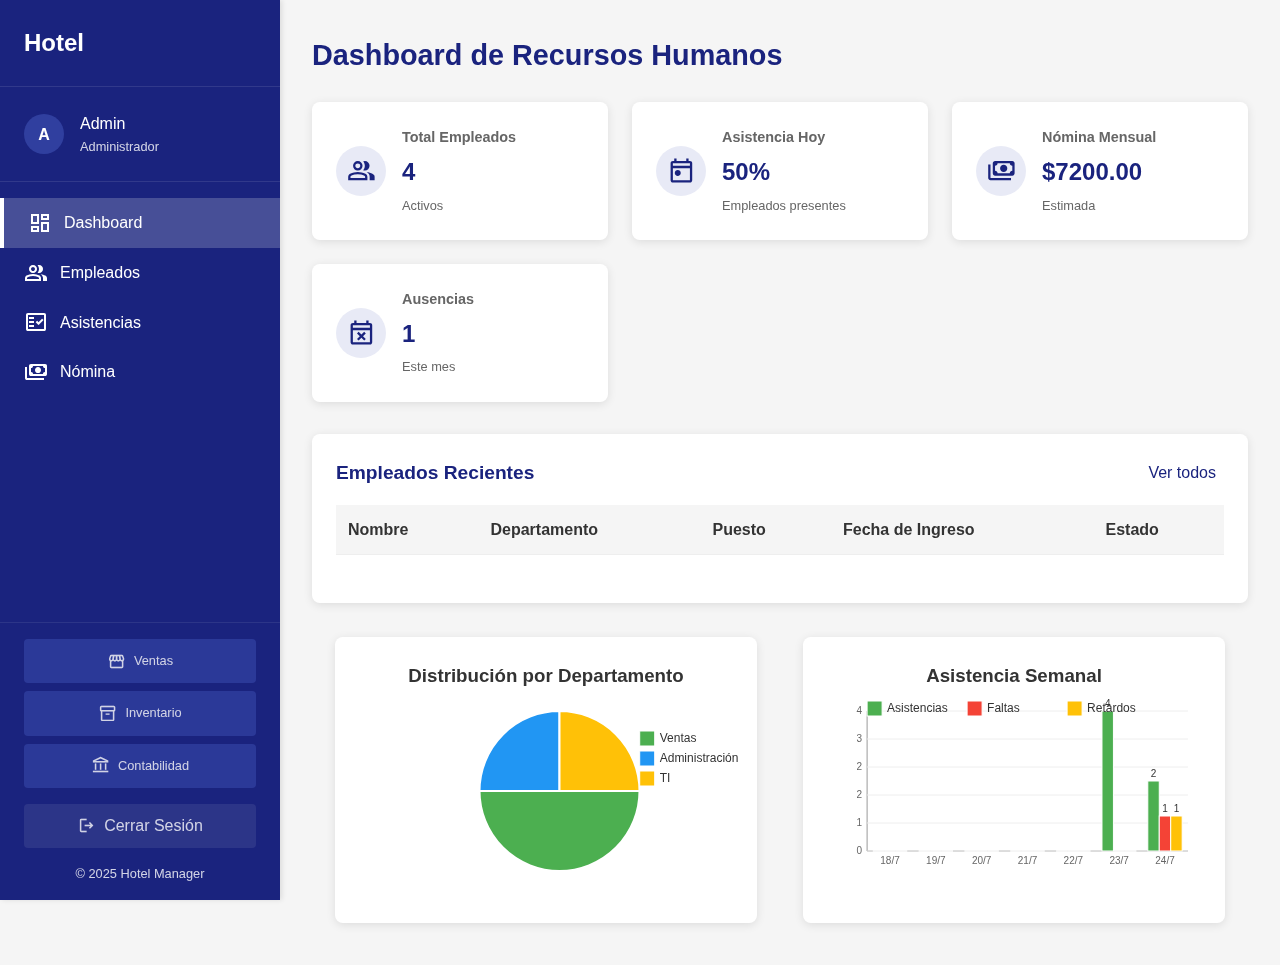
<file: Proyecto/RH/rrhh.html>
<!DOCTYPE html>
<html lang="es">
<head>
    <meta charset="UTF-8">
    <meta name="viewport" content="width=device-width, initial-scale=1.0">
    <title>Sistema de Gestión Hotelera - Recursos Humanos</title>
    <link rel="stylesheet" href="rrhh.css">
    <link rel="stylesheet" href="https://fonts.googleapis.com/css2?family=Material+Symbols+Outlined:opsz,wght,FILL,GRAD@24,400,0,0" />
</head>
<body>
    <div class="app-container">
        <!-- Sidebar / Menú lateral -->
        <aside class="sidebar">
            <div class="sidebar-header">
                <h1>Hotel</h1>
            </div>
            <div class="sidebar-user">
                <div class="user-avatar">A</div>
                <div class="user-info">
                    <p class="user-name">Admin</p>
                    <p class="user-role">Administrador</p>
                </div>
            </div>
            <nav class="sidebar-nav">
                <ul>
                    <li class="nav-item active" data-section="dashboard">
                        <span class="material-symbols-outlined">dashboard</span>
                        <span>Dashboard</span>
                    </li>
                    <li class="nav-item" data-section="empleados">
                        <span class="material-symbols-outlined">group</span>
                        <span>Empleados</span>
                    </li>
                    <li class="nav-item" data-section="asistencias">
                        <span class="material-symbols-outlined">fact_check</span>
                        <span>Asistencias</span>
                    </li>
                    <li class="nav-item" data-section="nomina">
                        <span class="material-symbols-outlined">payments</span>
                        <span>Nómina</span>
                    </li>
                </ul>
            </nav>
            <div class="sidebar-footer">
                <div class="module-switcher">
                    <a href="index.html" class="module-switch-btn">
                        <span class="material-symbols-outlined">storefront</span>
                        <span>Ventas</span>
                    </a>
                    <a href="inventario.html" class="module-switch-btn">
                        <span class="material-symbols-outlined">inventory_2</span>
                        <span>Inventario</span>
                    </a>
                    <a href="contabilidad.html" class="module-switch-btn">
                        <span class="material-symbols-outlined">account_balance</span>
                        <span>Contabilidad</span>
                    </a>
                </div>
                <button id="logout-btn" class="logout-btn" onclick="cerrarSesion()">
                    <span class="material-symbols-outlined">logout</span>
                    <span>Cerrar Sesión</span>
                </button>
                <p id="current-date"></p>
                <p>&copy; 2025 Hotel Manager</p>
            </div>
        </aside>

        <!-- Contenido principal -->
        <main class="main-content">
            <!-- Dashboard de Recursos Humanos -->
            <section id="dashboard" class="content-section active">
                <div class="section-header">
                    <h2>Dashboard de Recursos Humanos</h2>
                </div>
                
                <!-- Estadísticas de personal -->
                <div class="dashboard-stats">
                    <div class="stat-card">
                        <div class="stat-icon">
                            <span class="material-symbols-outlined">group</span>
                        </div>
                        <div class="stat-info">
                            <h3>Total Empleados</h3>
                            <p class="stat-value" id="total-empleados">0</p>
                            <p class="stat-label">Activos</p>
                        </div>
                    </div>
                    <div class="stat-card">
                        <div class="stat-icon">
                            <span class="material-symbols-outlined">today</span>
                        </div>
                        <div class="stat-info">
                            <h3>Asistencia Hoy</h3>
                            <p class="stat-value" id="asistencia-hoy">0%</p>
                            <p class="stat-label">Empleados presentes</p>
                        </div>
                    </div>
                    <div class="stat-card">
                        <div class="stat-icon">
                            <span class="material-symbols-outlined">payments</span>
                        </div>
                        <div class="stat-info">
                            <h3>Nómina Mensual</h3>
                            <p class="stat-value" id="nomina-mensual">$0.00</p>
                            <p class="stat-label">Estimada</p>
                        </div>
                    </div>
                    <div class="stat-card">
                        <div class="stat-icon">
                            <span class="material-symbols-outlined">event_busy</span>
                        </div>
                        <div class="stat-info">
                            <h3>Ausencias</h3>
                            <p class="stat-value" id="total-ausencias">0</p>
                            <p class="stat-label">Este mes</p>
                        </div>
                    </div>
                </div>
                
                <!-- Empleados recientes -->
                <div class="content-card">
                    <div class="card-header">
                        <h3>Empleados Recientes</h3>
                        <button class="btn-text" onclick="verTodosEmpleados()">Ver todos</button>
                    </div>
                    <div class="table-container">
                        <table id="tabla-empleados-recientes">
                            <thead>
                                <tr>
                                    <th>Nombre</th>
                                    <th>Departamento</th>
                                    <th>Puesto</th>
                                    <th>Fecha de Ingreso</th>
                                    <th>Estado</th>
                                </tr>
                            </thead>
                            <tbody>
                                <!-- Se llenará dinámicamente -->
                            </tbody>
                        </table>
                    </div>
                </div>
            </section>

            <!-- Sección Empleados -->
            <section id="empleados" class="content-section">
                <div class="section-header">
                    <h2>Gestión de Empleados</h2>
                    <button class="btn-primary" onclick="abrirModalNuevoEmpleado()">
                        <span class="material-symbols-outlined">person_add</span> Nuevo Empleado
                    </button>
                </div>
                
                <div class="content-card">
                    <div class="filters">
                        <div class="filter-group">
                            <div class="form-group">
                                <label for="filtro-departamento">Departamento:</label>
                                <select id="filtro-departamento" onchange="filtrarEmpleados()">
                                    <option value="todos">Todos</option>
                                    <option value="recepcion">Recepción</option>
                                    <option value="housekeeping">Housekeeping</option>
                                    <option value="restaurante">Restaurante</option>
                                    <option value="mantenimiento">Mantenimiento</option>
                                    <option value="administracion">Administración</option>
                                </select>
                            </div>
                            <div class="form-group">
                                <label for="filtro-estado">Estado:</label>
                                <select id="filtro-estado" onchange="filtrarEmpleados()">
                                    <option value="todos">Todos</option>
                                    <option value="activo">Activo</option>
                                    <option value="inactivo">Inactivo</option>
                                    <option value="vacaciones">Vacaciones</option>
                                    <option value="permiso">Permiso</option>
                                </select>
                            </div>
                            <div class="form-group">
                                <label for="buscar-empleado">Buscar:</label>
                                <input type="text" id="buscar-empleado" placeholder="Nombre o ID" onkeyup="filtrarEmpleados()">
                            </div>
                        </div>
                        <div class="export-actions">
                            <button type="button" class="btn-secondary" onclick="exportarEmpleados()">
                                <span class="material-symbols-outlined">download</span> Exportar
                            </button>
                        </div>
                    </div>
                    
                    <div class="table-container">
                        <table id="tabla-empleados">
                            <thead>
                                <tr>
                                    <th>ID</th>
                                    <th>Nombre</th>
                                    <th>Departamento</th>
                                    <th>Puesto</th>
                                    <th>Contacto</th>
                                    <th>Fecha Ingreso</th>
                                    <th>Sueldo Base</th>
                                    <th>Estado</th>
                                    <th>Acciones</th>
                                </tr>
                            </thead>
                            <tbody>
                                <!-- Se llenará dinámicamente -->
                            </tbody>
                        </table>
                    </div>
                </div>
            </section>

            <!-- Sección Asistencias -->
            <section id="asistencias" class="content-section">
                <div class="section-header">
                    <h2>Control de Asistencias</h2>
                </div>
                
                <div class="content-card">
                    <div class="card-header">
                        <h3>Registro de Asistencia</h3>
                        <div class="date-selector">
                            <label for="fecha-asistencia">Fecha:</label>
                            <input type="date" id="fecha-asistencia" onchange="cargarAsistenciasPorFecha()">
                        </div>
                    </div>
                    
                    <div class="table-container">
                        <table id="tabla-registro-asistencia">
                            <thead>
                                <tr>
                                    <th>ID</th>
                                    <th>Nombre</th>
                                    <th>Departamento</th>
                                    <th>Entrada</th>
                                    <th>Salida</th>
                                    <th>Estado</th>
                                    <th>Observaciones</th>
                                    <th>Acciones</th>
                                </tr>
                            </thead>
                            <tbody>
                                <!-- Se llenará dinámicamente -->
                            </tbody>
                        </table>
                    </div>
                </div>
            </section>

            <!-- Sección Nómina -->
            <section id="nomina" class="content-section">
                <div class="section-header">
                    <h2>Cálculo de Nómina</h2>
                </div>
                
                <div class="content-card">
                    <div class="card-header">
                        <h3>Generar Nómina</h3>
                    </div>
                    <div class="form-row">
                        <div class="form-group">
                            <label for="nomina-periodo">Periodo:</label>
                            <select id="nomina-periodo" required>
                                <option value="">Seleccionar...</option>
                                <option value="quincenal-1">Primera Quincena</option>
                                <option value="quincenal-2">Segunda Quincena</option>
                                <option value="mensual">Mensual</option>
                            </select>
                        </div>
                        <div class="form-group">
                            <label for="nomina-mes">Mes:</label>
                            <select id="nomina-mes" required>
                                <option value="1">Enero</option>
                                <option value="2">Febrero</option>
                                <option value="3">Marzo</option>
                                <option value="4">Abril</option>
                                <option value="5">Mayo</option>
                                <option value="6">Junio</option>
                                <option value="7">Julio</option>
                                <option value="8">Agosto</option>
                                <option value="9">Septiembre</option>
                                <option value="10">Octubre</option>
                                <option value="11">Noviembre</option>
                                <option value="12">Diciembre</option>
                            </select>
                        </div>
                        <div class="form-group">
                            <label for="nomina-ano">Año:</label>
                            <select id="nomina-ano" required>
                                <option value="2023">2023</option>
                                <option value="2024">2024</option>
                            </select>
                        </div>
                        <div class="form-group">
                            <label>&nbsp;</label>
                            <button type="button" class="btn-primary" onclick="calcularNomina()">
                                <span class="material-symbols-outlined">calculate</span> Calcular
                            </button>
                        </div>
                    </div>
                </div>
                
                <div id="resultado-nomina" class="content-card hidden">
                    <div class="card-header">
                        <h3 id="titulo-nomina">Nómina</h3>
                        <div class="export-actions">
                            <button type="button" class="btn-secondary" onclick="exportarNominaExcel()">
                                <span class="material-symbols-outlined">download</span> Excel
                            </button>
                            <button type="button" class="btn-secondary" onclick="exportarNominaPDF()">
                                <span class="material-symbols-outlined">picture_as_pdf</span> PDF
                            </button>
                            <button type="button" class="btn-primary" onclick="enviarNominaContabilidad()">
                                <span class="material-symbols-outlined">send</span> Enviar a Contabilidad
                            </button>
                        </div>
                    </div>
                    <div class="table-container">
                        <table id="tabla-nomina">
                            <thead>
                                <tr>
                                    <th>ID</th>
                                    <th>Empleado</th>
                                    <th>Departamento</th>
                                    <th>Sueldo Base</th>
                                    <th>Días Trabajados</th>
                                    <th>Bonos</th>
                                    <th>Deducciones</th>
                                    <th>Total</th>
                                    <th>Acciones</th>
                                </tr>
                            </thead>
                            <tbody>
                                <!-- Se llenará dinámicamente -->
                            </tbody>
                            <tfoot>
                                <tr>
                                    <td colspan="3"><strong>Totales</strong></td>
                                    <td id="total-sueldos">$0.00</td>
                                    <td></td>
                                    <td id="total-bonos">$0.00</td>
                                    <td id="total-deducciones">$0.00</td>
                                    <td id="total-nomina">$0.00</td>
                                    <td></td>
                                </tr>
                            </tfoot>
                        </table>
                    </div>
                </div>
                
                <div class="content-card">
                    <div class="card-header">
                        <h3>Historial de Nóminas</h3>
                    </div>
                    <div class="table-container">
                        <table id="tabla-historial-nomina">
                            <thead>
                                <tr>
                                    <th>Periodo</th>
                                    <th>Fecha de Pago</th>
                                    <th>Total Empleados</th>
                                    <th>Monto Total</th>
                                    <th>Estado</th>
                                    <th>Acciones</th>
                                </tr>
                            </thead>
                            <tbody>
                                <!-- Se llenará dinámicamente -->
                            </tbody>
                        </table>
                    </div>
                </div>
            </section>
    <!-- Modales -->
    <div id="modal-empleado" class="modal">
        <div class="modal-content modal-large">
            <div class="modal-header">
                <h3 id="modal-empleado-titulo">Nuevo Empleado</h3>
                <span class="close" onclick="cerrarModal('modal-empleado')">&times;</span>
            </div>
            <div class="modal-body">
                <form id="form-empleado">
                    <input type="hidden" id="empleado-id">
                    
                    <div class="form-tabs">
                        <div class="tab-header">
                            <div class="tab-btn active" data-tab="datos-personales">Datos Personales</div>
                            <div class="tab-btn" data-tab="datos-laborales">Datos Laborales</div>
                            <div class="tab-btn" data-tab="datos-bancarios">Datos Bancarios</div>
                        </div>
                        
                        <div class="tab-content active" id="datos-personales">
                            <div class="form-columns">
                                <div class="form-column">
                                    <div class="form-group">
                                        <label for="empleado-nombre">Nombre(s):</label>
                                        <input type="text" id="empleado-nombre" required>
                                    </div>
                                    <div class="form-group">
                                        <label for="empleado-apellidos">Apellidos:</label>
                                        <input type="text" id="empleado-apellidos" required>
                                    </div>
                                    <div class="form-group">
                                        <label for="empleado-fecha-nacimiento">Fecha de Nacimiento:</label>
                                        <input type="date" id="empleado-fecha-nacimiento" required>
                                    </div>
                                    <div class="form-group">
                                        <label for="empleado-genero">Género:</label>
                                        <select id="empleado-genero" required>
                                            <option value="">Seleccionar...</option>
                                            <option value="masculino">Masculino</option>
                                            <option value="femenino">Femenino</option>
                                        </select>
                                    </div>
                                </div>
                                
                                <div class="form-column">
                                    <div class="form-group">
                                        <label for="empleado-telefono">Teléfono:</label>
                                        <input type="tel" id="empleado-telefono" required>
                                    </div>
                                    <div class="form-group">
                                        <label for="empleado-email">Correo Electrónico:</label>
                                        <input type="email" id="empleado-email" required>
                                    </div>
                                    <div class="form-group">
                                        <label for="empleado-direccion">Dirección:</label>
                                        <textarea id="empleado-direccion" rows="3" required></textarea>
                                    </div>
                                </div>
                            </div>
                        </div>
                        
                        <div class="tab-content" id="datos-laborales">
                            <div class="form-columns">
                                <div class="form-column">
                                    <div class="form-group">
                                        <label for="empleado-departamento">Departamento:</label>
                                        <select id="empleado-departamento" required>
                                            <option value="">Seleccionar...</option>
                                            <option value="recepcion">Recepción</option>
                                            <option value="housekeeping">Housekeeping</option>
                                            <option value="restaurante">Restaurante</option>
                                            <option value="mantenimiento">Mantenimiento</option>
                                            <option value="administracion">Administración</option>
                                        </select>
                                    </div>
                                    <div class="form-group">
                                        <label for="empleado-puesto">Puesto:</label>
                                        <input type="text" id="empleado-puesto" required>
                                    </div>
                                    <div class="form-group">
                                        <label for="empleado-fecha-ingreso">Fecha de Ingreso:</label>
                                        <input type="date" id="empleado-fecha-ingreso" required>
                                    </div>
                                    <div class="form-group">
                                        <label for="empleado-tipo-contrato">Tipo de Contrato:</label>
                                        <select id="empleado-tipo-contrato" required>
                                            <option value="">Seleccionar...</option>
                                            <option value="indefinido">Indefinido</option>
                                            <option value="temporal">Temporal</option>
                                            <option value="practicas">Prácticas</option>
                                        </select>
                                    </div>
                                </div>
                                
                                <div class="form-column">
                                    <div class="form-group">
                                        <label for="empleado-sueldo">Sueldo Base Mensual:</label>
                                        <input type="number" id="empleado-sueldo" min="0" step="0.01" required>
                                    </div>
                                    <div class="form-group">
                                        <label for="empleado-jornada">Jornada Laboral:</label>
                                        <select id="empleado-jornada" required>
                                            <option value="">Seleccionar...</option>
                                            <option value="completa">Tiempo Completo</option>
                                            <option value="parcial">Tiempo Parcial</option>
                                        </select>
                                    </div>
                                    <div class="form-group">
                                        <label for="empleado-horario">Horario:</label>
                                        <input type="text" id="empleado-horario" placeholder="Ej: 9:00 - 18:00">
                                    </div>
                                    <div class="form-group">
                                        <label for="empleado-estado">Estado:</label>
                                        <select id="empleado-estado" required>
                                            <option value="activo">Activo</option>
                                            <option value="inactivo">Inactivo</option>
                                            <option value="vacaciones">Vacaciones</option>
                                            <option value="permiso">Permiso</option>
                                        </select>
                                    </div>
                                </div>
                            </div>
                        </div>
                        
                        <div class="tab-content" id="datos-bancarios">
                            <div class="form-columns">
                                <div class="form-column">
                                    <div class="form-group">
                                        <label for="empleado-banco">Banco:</label>
                                        <input type="text" id="empleado-banco">
                                    </div>
                                    <div class="form-group">
                                        <label for="empleado-cuenta">Número de Cuenta:</label>
                                        <input type="text" id="empleado-cuenta">
                                    </div>
                                </div>
                                
                                <div class="form-column">
                                    <div class="form-group">
                                        <label for="empleado-clabe">CLABE Interbancaria:</label>
                                        <input type="text" id="empleado-clabe">
                                    </div>
                                    <div class="form-group">
                                        <label for="empleado-metodo-pago">Método de Pago:</label>
                                        <select id="empleado-metodo-pago">
                                            <option value="transferencia">Transferencia Bancaria</option>
                                            <option value="efectivo">Efectivo</option>
                                            <option value="cheque">Cheque</option>
                                        </select>
                                    </div>
                                </div>
                            </div>
                        </div>
                    </div>
                    
                    <div class="form-actions">
                        <button type="button" class="btn-secondary" onclick="cerrarModal('modal-empleado')">Cancelar</button>
                        <button type="button" class="btn-primary" onclick="guardarEmpleado()">Guardar</button>
                    </div>
                </form>
            </div>
        </div>
    </div>

    <div id="modal-asistencia" class="modal">
        <div class="modal-content">
            <div class="modal-header">
                <h3>Registrar Asistencia</h3>
                <span class="close" onclick="cerrarModal('modal-asistencia')">&times;</span>
            </div>
            <div class="modal-body">
                <form id="form-asistencia">
                    <input type="hidden" id="asistencia-empleado-id">
                    <input type="hidden" id="asistencia-fecha">
                    
                    <div class="form-group">
                        <label for="asistencia-empleado-nombre">Empleado:</label>
                        <input type="text" id="asistencia-empleado-nombre" readonly>
                    </div>
                    
                    <div class="form-row">
                        <div class="form-group">
                            <label for="asistencia-entrada">Hora de Entrada:</label>
                            <input type="time" id="asistencia-entrada">
                        </div>
                        <div class="form-group">
                            <label for="asistencia-salida">Hora de Salida:</label>
                            <input type="time" id="asistencia-salida">
                        </div>
                    </div>
                    
                    <div class="form-group">
                        <label for="asistencia-estado">Estado:</label>
                        <select id="asistencia-estado" required>
                            <option value="presente">Presente</option>
                            <option value="ausente">Ausente</option>
                            <option value="retardo">Retardo</option>
                            <option value="permiso">Permiso</option>
                            <option value="vacaciones">Vacaciones</option>
                            <option value="incapacidad">Incapacidad</option>
                        </select>
                    </div>
                    
                    <div class="form-group">
                        <label for="asistencia-observaciones">Observaciones:</label>
                        <textarea id="asistencia-observaciones" rows="3"></textarea>
                    </div>
                    
                    <div class="form-actions">
                        <button type="button" class="btn-secondary" onclick="cerrarModal('modal-asistencia')">Cancelar</button>
                        <button type="button" class="btn-primary" onclick="guardarAsistencia()">Guardar</button>
                    </div>
                </form>
            </div>
        </div>
    </div>

    <div id="modal-detalle-nomina" class="modal">
        <div class="modal-content">
            <div class="modal-header">
                <h3>Detalle de Nómina</h3>
                <span class="close" onclick="cerrarModal('modal-detalle-nomina')">&times;</span>
            </div>
            <div class="modal-body">
                <div class="info-card">
                    <div class="info-grid">
                        <div class="info-item">
                            <span class="info-label">Empleado:</span>
                            <span id="detalle-nomina-empleado" class="info-value"></span>
                        </div>
                        <div class="info-item">
                            <span class="info-label">Departamento:</span>
                            <span id="detalle-nomina-departamento" class="info-value"></span>
                        </div>
                        <div class="info-item">
                            <span class="info-label">Periodo:</span>
                            <span id="detalle-nomina-periodo" class="info-value"></span>
                        </div>
                    </div>
                </div>
                
                <div class="table-container">
                    <table>
                        <thead>
                            <tr>
                                <th>Concepto</th>
                                <th>Monto</th>
                            </tr>
                        </thead>
                        <tbody>
                            <tr>
                                <td>Sueldo Base</td>
                                <td id="detalle-nomina-sueldo">$0.00</td>
                            </tr>
                            <tr>
                                <td>Días Trabajados</td>
                                <td id="detalle-nomina-dias">0</td>
                            </tr>
                            <tr class="subtotal">
                                <td>Sueldo por Días Trabajados</td>
                                <td id="detalle-nomina-sueldo-dias">$0.00</td>
                            </tr>
                            <tr>
                                <td colspan="2"><strong>Percepciones</strong></td>
                            </tr>
                            <tr>
                                <td>Bono de Puntualidad</td>
                                <td id="detalle-nomina-bono-puntualidad">$0.00</td>
                            </tr>
                            <tr>
                                <td>Bono de Productividad</td>
                                <td id="detalle-nomina-bono-productividad">$0.00</td>
                            </tr>
                            <tr>
                                <td>Horas Extra</td>
                                <td id="detalle-nomina-horas-extra">$0.00</td>
                            </tr>
                            <tr class="subtotal">
                                <td>Total Percepciones</td>
                                <td id="detalle-nomina-total-percepciones">$0.00</td>
                            </tr>
                            <tr>
                                <td colspan="2"><strong>Deducciones</strong></td>
                            </tr>
                            <tr>
                                <td>Faltas</td>
                                <td id="detalle-nomina-faltas">$0.00</td>
                            </tr>
                            <tr>
                                <td>Retardos</td>
                                <td id="detalle-nomina-retardos">$0.00</td>
                            </tr>
                            <tr>
                                <td>Otros Descuentos</td>
                                <td id="detalle-nomina-otros-descuentos">$0.00</td>
                            </tr>
                            <tr class="subtotal">
                                <td>Total Deducciones</td>
                                <td id="detalle-nomina-total-deducciones">$0.00</td>
                            </tr>
                            <tr class="total">
                                <td><strong>Total a Pagar</strong></td>
                                <td id="detalle-nomina-total">$0.00</td>
                            </tr>
                        </tbody>
                    </table>
                </div>
                
                <div class="form-actions">
                    <button type="button" class="btn-secondary" onclick="cerrarModal('modal-detalle-nomina')">Cerrar</button>
                    <button type="button" class="btn-primary" onclick="imprimirRecibo()">Imprimir Recibo</button>
                </div>
            </div>
        </div>
    </div>

    <div id="modal-ver-nomina" class="modal">
        <div class="modal-content modal-large">
            <div class="modal-header">
                <h3 id="ver-nomina-titulo">Nómina</h3>
                <span class="close" onclick="cerrarModal('modal-ver-nomina')">&times;</span>
            </div>
            <div class="modal-body">
                <div class="info-card">
                    <div class="info-grid">
                        <div class="info-item">
                            <span class="info-label">Periodo:</span>
                            <span id="ver-nomina-periodo" class="info-value"></span>
                        </div>
                        <div class="info-item">
                            <span class="info-label">Fecha de Pago:</span>
                            <span id="ver-nomina-fecha" class="info-value"></span>
                        </div>
                        <div class="info-item">
                            <span class="info-label">Total Empleados:</span>
                            <span id="ver-nomina-empleados" class="info-value"></span>
                        </div>
                        <div class="info-item">
                            <span class="info-label">Monto Total:</span>
                            <span id="ver-nomina-monto" class="info-value"></span>
                        </div>
                    </div>
                </div>
                
                <div class="table-container">
                    <table id="tabla-ver-nomina">
                        <thead>
                            <tr>
                                <th>ID</th>
                                <th>Empleado</th>
                                <th>Departamento</th>
                                <th>Sueldo Base</th>
                                <th>Días Trabajados</th>
                                <th>Bonos</th>
                                <th>Deducciones</th>
                                <th>Total</th>
                                <th>Acciones</th>
                            </tr>
                        </thead>
                        <tbody>
                            <!-- Se llenará dinámicamente -->
                        </tbody>
                        <tfoot>
                            <tr>
                                <td colspan="3"><strong>Totales</strong></td>
                                <td id="ver-total-sueldos">$0.00</td>
                                <td></td>
                                <td id="ver-total-bonos">$0.00</td>
                                <td id="ver-total-deducciones">$0.00</td>
                                <td id="ver-total-nomina">$0.00</td>
                                <td></td>
                            </tr>
                        </tfoot>
                    </table>
                </div>
                
                <div class="form-actions">
                    <button type="button" class="btn-secondary" onclick="cerrarModal('modal-ver-nomina')">Cerrar</button>
                    <button type="button" class="btn-secondary" onclick="exportarNominaExcel()">
                        <span class="material-symbols-outlined">download</span> Excel
                    </button>
                    <button type="button" class="btn-secondary" onclick="exportarNominaPDF()">
                        <span class="material-symbols-outlined">picture_as_pdf</span> PDF
                    </button>
                </div>
            </div>
        </div>
    </div>

    <!-- Scripts -->
    <script src="rrhh.js"></script>
</body>
</html>
</file>
<file: Proyecto/Ventas/index.css>
/* Estilos generales */
* {
    margin: 0;
    padding: 0;
    box-sizing: border-box;
    font-family: "Segoe UI", Tahoma, Geneva, Verdana, sans-serif;
  }
  
  body {
    background-color: #f5f5f5;
    color: #333;
    line-height: 1.6;
  }
  
  /* Layout principal */
  .app-container {
    display: flex;
    min-height: 100vh;
  }
  
  /* Sidebar / Menú lateral */
  .sidebar {
    width: 280px;
    background-color: #1a237e;
    color: white;
    display: flex;
    flex-direction: column;
    position: fixed;
    height: 100vh;
    box-shadow: 2px 0 5px rgba(0, 0, 0, 0.1);
  }
  
  .sidebar-header {
    padding: 1.5rem;
    border-bottom: 1px solid rgba(255, 255, 255, 0.1);
  }
  
  .sidebar-header h1 {
    font-size: 1.5rem;
    font-weight: 600;
  }
  
  .sidebar-user {
    padding: 1.5rem;
    display: flex;
    align-items: center;
    gap: 1rem;
    border-bottom: 1px solid rgba(255, 255, 255, 0.1);
  }
  
  .user-avatar {
    width: 40px;
    height: 40px;
    background-color: #303f9f;
    border-radius: 50%;
    display: flex;
    align-items: center;
    justify-content: center;
    font-weight: bold;
  }
  
  .user-name {
    font-weight: 500;
  }
  
  .user-role {
    font-size: 0.8rem;
    opacity: 0.8;
  }
  
  .sidebar-nav {
    flex: 1;
    padding: 1rem 0;
    overflow-y: auto;
  }
  
  .nav-item {
    display: flex;
    align-items: center;
    padding: 0.75rem 1.5rem;
    cursor: pointer;
    transition: background-color 0.3s;
    gap: 0.75rem;
  }
  
  .nav-item:hover {
    background-color: rgba(255, 255, 255, 0.1);
  }
  
  .nav-item.active {
    background-color: rgba(255, 255, 255, 0.2);
    border-left: 4px solid white;
  }
  
  .logout-btn {
    display: flex;
    align-items: center;
    justify-content: center;
    gap: 0.5rem;
    width: 100%;
    padding: 0.75rem;
    margin-bottom: 1rem;
    background-color: rgba(255, 255, 255, 0.1);
    color: white;
    border: none;
    border-radius: 4px;
    cursor: pointer;
    transition: background-color 0.3s;
  }
  
  .logout-btn:hover {
    background-color: rgba(255, 255, 255, 0.2);
  }
  
  .logout-btn .material-symbols-outlined {
    font-size: 1.2rem;
  }
  
  .sidebar-footer {
    padding: 1rem 1.5rem;
    font-size: 0.8rem;
    opacity: 0.8;
    border-top: 1px solid rgba(255, 255, 255, 0.1);
    text-align: center;
  }
  
  /* Contenido principal */
  .main-content {
    flex: 1;
    margin-left: 280px;
    padding: 2rem;
    position: relative;
  }
  
  .content-section {
    display: none;
  }
  
  .content-section.active {
    display: block;
    animation: fadeIn 0.3s ease-in-out;
  }
  
  @keyframes fadeIn {
    from {
      opacity: 0;
      transform: translateY(10px);
    }
    to {
      opacity: 1;
      transform: translateY(0);
    }
  }
  
  .section-header {
    margin-bottom: 1.5rem;
  }
  
  .section-header h2 {
    font-size: 1.8rem;
    color: #1a237e;
  }
  
  .content-card {
    background-color: white;
    border-radius: 8px;
    box-shadow: 0 2px 10px rgba(0, 0, 0, 0.1);
    padding: 1.5rem;
    margin-bottom: 1.5rem;
  }
  
  /* Dashboard */
  .dashboard-stats {
    display: grid;
    grid-template-columns: repeat(auto-fill, minmax(220px, 1fr));
    gap: 1.5rem;
    margin-bottom: 2rem;
  }
  
  .stat-card {
    background-color: white;
    border-radius: 8px;
    padding: 1.5rem;
    box-shadow: 0 2px 10px rgba(0, 0, 0, 0.1);
    display: flex;
    align-items: center;
    gap: 1rem;
  }
  
  .stat-icon {
    background-color: #e8eaf6;
    width: 50px;
    height: 50px;
    border-radius: 50%;
    display: flex;
    align-items: center;
    justify-content: center;
  }
  
  .stat-icon .material-symbols-outlined {
    color: #1a237e;
    font-size: 1.8rem;
  }
  
  .stat-info h3 {
    font-size: 0.9rem;
    color: #666;
    margin-bottom: 0.25rem;
  }
  
  .stat-value {
    font-size: 1.5rem;
    font-weight: 600;
    color: #1a237e;
    margin-bottom: 0.25rem;
  }
  
  .stat-label {
    font-size: 0.8rem;
    color: #666;
  }
  
  .dashboard-recent {
    display: grid;
    grid-template-columns: 2fr 1fr;
    gap: 1.5rem;
  }
  
  .recent-reservations,
  .recent-activity {
    background-color: white;
    border-radius: 8px;
    box-shadow: 0 2px 10px rgba(0, 0, 0, 0.1);
    padding: 1.5rem;
  }
  
  .card-header {
    display: flex;
    justify-content: space-between;
    align-items: center;
    margin-bottom: 1rem;
  }
  
  .card-header h3 {
    color: #1a237e;
    font-size: 1.2rem;
  }
  
  .activity-list {
    list-style: none;
  }
  
  .activity-list li {
    padding: 0.75rem 0;
    border-bottom: 1px solid #eee;
    display: flex;
    align-items: center;
    gap: 0.75rem;
  }
  
  .activity-list li:last-child {
    border-bottom: none;
  }
  
  .activity-icon {
    width: 30px;
    height: 30px;
    border-radius: 50%;
    background-color: #e8eaf6;
    display: flex;
    align-items: center;
    justify-content: center;
  }
  
  .activity-icon .material-symbols-outlined {
    font-size: 1.2rem;
    color: #1a237e;
  }
  
  .activity-details {
    flex: 1;
  }
  
  .activity-title {
    font-weight: 500;
  }
  
  .activity-time {
    font-size: 0.8rem;
    color: #666;
  }
  
  /* Formularios */
  .form-columns {
    display: grid;
    grid-template-columns: repeat(auto-fit, minmax(300px, 1fr));
    gap: 2rem;
  }
  
  .form-column h3 {
    margin-bottom: 1rem;
    color: #1a237e;
    font-size: 1.1rem;
  }
  
  .form-group {
    margin-bottom: 1rem;
  }
  
  .form-row {
    display: flex;
    gap: 1rem;
  }
  
  .form-row .form-group {
    flex: 1;
  }
  
  label {
    display: block;
    margin-bottom: 0.5rem;
    font-weight: 500;
  }
  
  input,
  select,
  textarea {
    width: 100%;
    padding: 0.75rem;
    border: 1px solid #ddd;
    border-radius: 4px;
    font-size: 1rem;
    transition: border-color 0.3s, box-shadow 0.3s;
  }
  
  input:focus,
  select:focus,
  textarea:focus {
    outline: none;
    border-color: #1a237e;
    box-shadow: 0 0 0 2px rgba(26, 35, 126, 0.2);
  }
  
  .form-actions {
    display: flex;
    justify-content: flex-end;
    gap: 1rem;
    margin-top: 1.5rem;
  }
  
  .search-container {
    display: flex;
    gap: 0.5rem;
  }
  
  .search-container input {
    flex: 1;
  }
  
  /* Botones */
  button {
    padding: 0.75rem 1.5rem;
    border: none;
    border-radius: 4px;
    font-size: 1rem;
    cursor: pointer;
    transition: background-color 0.3s, transform 0.1s;
    display: flex;
    align-items: center;
    gap: 0.5rem;
  }
  
  button:active {
    transform: translateY(1px);
  }
  
  .btn-primary {
    background-color: #1a237e;
    color: white;
  }
  
  .btn-primary:hover {
    background-color: #303f9f;
  }
  
  .btn-secondary {
    background-color: #e0e0e0;
    color: #333;
  }
  
  .btn-secondary:hover {
    background-color: #d0d0d0;
  }
  
  .btn-text {
    background: none;
    color: #1a237e;
    padding: 0.25rem 0.5rem;
  }
  
  .btn-text:hover {
    background-color: rgba(26, 35, 126, 0.1);
  }
  
  /* Tablas */
  .table-container {
    overflow-x: auto;
    margin-bottom: 1.5rem;
  }
  
  table {
    width: 100%;
    border-collapse: collapse;
    min-width: 600px;
  }
  
  th,
  td {
    padding: 0.75rem;
    text-align: left;
    border-bottom: 1px solid #eee;
  }
  
  th {
    background-color: #f5f5f5;
    font-weight: 600;
    color: #333;
  }
  
  tbody tr:hover {
    background-color: #f9f9f9;
  }
  
  .text-right {
    text-align: right;
  }
  
  .text-center {
    text-align: center;
  }
  
  /* Tarjetas de información */
  .info-card {
    background-color: #f5f5f5;
    border-radius: 8px;
    padding: 1.5rem;
    margin-bottom: 1.5rem;
  }
  
  .info-card h3 {
    margin-bottom: 1rem;
    color: #1a237e;
  }
  
  .info-grid {
    display: grid;
    grid-template-columns: repeat(auto-fit, minmax(200px, 1fr));
    gap: 1rem;
  }
  
  .info-item {
    display: flex;
    flex-direction: column;
  }
  
  .info-label {
    font-size: 0.9rem;
    color: #666;
    margin-bottom: 0.25rem;
  }
  
  .info-value {
    font-weight: 500;
  }
  
  /* Filtros */
  .filters {
    display: flex;
    justify-content: space-between;
    align-items: flex-end;
    margin-bottom: 1.5rem;
    flex-wrap: wrap;
    gap: 1rem;
  }
  
  .filter-group {
    display: flex;
    gap: 1rem;
    flex-wrap: wrap;
    align-items: flex-end;
  }
  
  /* Resumen */
  .summary-section {
    margin-top: 1.5rem;
  }
  
  .summary-card {
    background-color: #f5f5f5;
    border-radius: 8px;
    padding: 1.5rem;
  }
  
  .summary-grid {
    display: grid;
    grid-template-columns: repeat(auto-fit, minmax(200px, 1fr));
    gap: 1rem;
  }
  
  .summary-item {
    display: flex;
    flex-direction: column;
  }
  
  .summary-item.total {
    grid-column: 1 / -1;
    border-top: 1px solid #ddd;
    padding-top: 1rem;
    margin-top: 0.5rem;
  }
  
  .summary-label {
    font-size: 0.9rem;
    color: #666;
    margin-bottom: 0.25rem;
  }
  
  .summary-value {
    font-weight: 600;
    font-size: 1.2rem;
    color: #1a237e;
  }
  
  /* Factura para imprimir */
  .factura-container {
    max-width: 800px;
    margin: 0 auto;
    padding: 2rem;
    background-color: white;
  }
  
  .factura-header {
    display: flex;
    justify-content: space-between;
    margin-bottom: 2rem;
    border-bottom: 2px solid #1a237e;
    padding-bottom: 1rem;
  }
  
  .hotel-info h1 {
    color: #1a237e;
    margin-bottom: 0.5rem;
  }
  
  .factura-info h2 {
    color: #1a237e;
    margin-bottom: 0.5rem;
  }
  
  .cliente-info {
    margin-bottom: 2rem;
  }
  
  .factura-detalles h3 {
    color: #1a237e;
    margin: 1.5rem 0 0.5rem;
  }
  
  .factura-totales {
    margin-top: 1rem;
    text-align: right;
  }
  
  .factura-footer {
    margin-top: 3rem;
    text-align: center;
    color: #666;
    border-top: 1px solid #ddd;
    padding-top: 1rem;
  }
  
  /* Utilidades */
  .hidden {
    display: none;
  }
  
  /* Responsive */
  @media (max-width: 1024px) {
    .sidebar {
      width: 80px;
      overflow: hidden;
    }
  
    .sidebar-header h1,
    .user-info,
    .nav-item span:not(.material-symbols-outlined),
    .sidebar-footer {
      display: none;
    }
  
    .nav-item {
      justify-content: center;
      padding: 1rem;
    }
  
    .main-content {
      margin-left: 80px;
    }
  
    .dashboard-recent {
      grid-template-columns: 1fr;
    }
  
    .logout-btn span:not(.material-symbols-outlined) {
      display: none;
    }
  }
  
  @media (max-width: 768px) {
    .form-columns,
    .dashboard-stats {
      grid-template-columns: 1fr;
    }
  
    .filters {
      flex-direction: column;
      align-items: stretch;
    }
  
    .filter-group {
      flex-direction: column;
    }
  
    .form-row {
      flex-direction: column;
      gap: 0;
    }
  }
  
  @media (max-width: 480px) {
    .main-content {
      padding: 1rem;
    }
  
    .sidebar {
      width: 60px;
    }
  
    .main-content {
      margin-left: 60px;
    }
  }
</file>
<file: Proyecto/Contabilidad General/contabilidad.css>
/* Estilos generales */
* {
    margin: 0;
    padding: 0;
    box-sizing: border-box;
    font-family: "Segoe UI", Tahoma, Geneva, Verdana, sans-serif;
  }
  
  body {
    background-color: #f5f5f5;
    color: #333;
    line-height: 1.6;
  }
  
  /* Layout principal */
  .app-container {
    display: flex;
    min-height: 100vh;
  }
  
  /* Sidebar / Menú lateral */
  .sidebar {
    width: 280px;
    background-color: #1a237e;
    color: white;
    display: flex;
    flex-direction: column;
    position: fixed;
    height: 100vh;
    box-shadow: 2px 0 5px rgba(0, 0, 0, 0.1);
  }
  
  .sidebar-header {
    padding: 1.5rem;
    border-bottom: 1px solid rgba(255, 255, 255, 0.1);
    position: relative;
  }
  
  .sidebar-header h1 {
    font-size: 1.5rem;
    font-weight: 600;
  }
  
  .module-badge {
    position: absolute;
    top: 1.5rem;
    right: 1.5rem;
    background-color: #303f9f;
    color: white;
    padding: 0.25rem 0.5rem;
    border-radius: 4px;
    font-size: 0.7rem;
    font-weight: 600;
    text-transform: uppercase;
  }
  
  .sidebar-user {
    padding: 1.5rem;
    display: flex;
    align-items: center;
    gap: 1rem;
    border-bottom: 1px solid rgba(255, 255, 255, 0.1);
  }
  
  .user-avatar {
    width: 40px;
    height: 40px;
    background-color: #303f9f;
    border-radius: 50%;
    display: flex;
    align-items: center;
    justify-content: center;
    font-weight: bold;
  }
  
  .user-name {
    font-weight: 500;
  }
  
  .user-role {
    font-size: 0.8rem;
    opacity: 0.8;
  }
  
  .sidebar-nav {
    flex: 1;
    padding: 1rem 0;
    overflow-y: auto;
  }
  
  .nav-item {
    display: flex;
    align-items: center;
    padding: 0.75rem 1.5rem;
    cursor: pointer;
    transition: background-color 0.3s;
    gap: 0.75rem;
  }
  
  .nav-item:hover {
    background-color: rgba(255, 255, 255, 0.1);
  }
  
  .nav-item.active {
    background-color: rgba(255, 255, 255, 0.2);
    border-left: 4px solid white;
  }
  
  .module-switcher {
    display: flex;
    flex-direction: column;
    gap: 0.5rem;
    margin-bottom: 1rem;
  }
  
  .module-switch-btn {
    display: flex;
    align-items: center;
    justify-content: center;
    gap: 0.5rem;
    width: 100%;
    padding: 0.75rem;
    background-color: #303f9f;
    color: white;
    border: none;
    border-radius: 4px;
    cursor: pointer;
    transition: background-color 0.3s;
    text-decoration: none;
  }
  
  .module-switch-btn:hover {
    background-color: #3949ab;
  }
  
  .logout-btn {
    display: flex;
    align-items: center;
    justify-content: center;
    gap: 0.5rem;
    width: 100%;
    padding: 0.75rem;
    margin-bottom: 1rem;
    background-color: rgba(255, 255, 255, 0.1);
    color: white;
    border: none;
    border-radius: 4px;
    cursor: pointer;
    transition: background-color 0.3s;
  }
  
  .logout-btn:hover {
    background-color: rgba(255, 255, 255, 0.2);
  }
  
  .logout-btn .material-symbols-outlined,
  .module-switch-btn .material-symbols-outlined {
    font-size: 1.2rem;
  }
  
  .sidebar-footer {
    padding: 1rem 1.5rem;
    font-size: 0.8rem;
    opacity: 0.8;
    border-top: 1px solid rgba(255, 255, 255, 0.1);
    text-align: center;
  }
  
  /* Contenido principal */
  .main-content {
    flex: 1;
    margin-left: 280px;
    padding: 2rem;
    position: relative;
  }
  
  .content-section {
    display: none;
  }
  
  .content-section.active {
    display: block;
    animation: fadeIn 0.3s ease-in-out;
  }
  
  @keyframes fadeIn {
    from {
      opacity: 0;
      transform: translateY(10px);
    }
    to {
      opacity: 1;
      transform: translateY(0);
    }
  }
  
  .section-header {
    margin-bottom: 1.5rem;
    display: flex;
    justify-content: space-between;
    align-items: center;
  }
  
  .section-header h2 {
    font-size: 1.8rem;
    color: #1a237e;
  }
  
  .period-selector {
    display: flex;
    align-items: center;
    gap: 0.5rem;
  }
  
  .period-selector select {
    padding: 0.5rem;
    border-radius: 4px;
    border: 1px solid #ddd;
  }
  
  .content-card {
    background-color: white;
    border-radius: 8px;
    box-shadow: 0 2px 10px rgba(0, 0, 0, 0.1);
    padding: 1.5rem;
    margin-bottom: 1.5rem;
  }
  
  /* Dashboard */
  .dashboard-stats {
    display: grid;
    grid-template-columns: repeat(auto-fill, minmax(220px, 1fr));
    gap: 1.5rem;
    margin-bottom: 2rem;
  }
  
  .stat-card {
    background-color: white;
    border-radius: 8px;
    padding: 1.5rem;
    box-shadow: 0 2px 10px rgba(0, 0, 0, 0.1);
    display: flex;
    align-items: center;
    gap: 1rem;
  }
  
  .stat-icon {
    background-color: #e8eaf6;
    width: 50px;
    height: 50px;
    border-radius: 50%;
    display: flex;
    align-items: center;
    justify-content: center;
  }
  
  .stat-icon .material-symbols-outlined {
    color: #1a237e;
    font-size: 1.8rem;
  }
  
  .stat-info h3 {
    font-size: 0.9rem;
    color: #666;
    margin-bottom: 0.25rem;
  }
  
  .stat-value {
    font-size: 1.5rem;
    font-weight: 600;
    color: #1a237e;
    margin-bottom: 0.25rem;
  }
  
  .stat-label {
    font-size: 0.8rem;
    color: #666;
  }
  
  .dashboard-charts {
    display: grid;
    grid-template-columns: repeat(auto-fit, minmax(400px, 1fr));
    gap: 1.5rem;
    margin-bottom: 1.5rem;
  }
  
  .chart-container {
    background-color: white;
    border-radius: 8px;
    box-shadow: 0 2px 10px rgba(0, 0, 0, 0.1);
    padding: 1.5rem;
  }
  
  .chart-wrapper {
    height: 300px;
    position: relative;
  }
  
  .card-header {
    display: flex;
    justify-content: space-between;
    align-items: center;
    margin-bottom: 1rem;
  }
  
  .card-header h3 {
    color: #1a237e;
    font-size: 1.2rem;
  }
  
  /* Reportes */
  .reports-grid {
    display: grid;
    grid-template-columns: repeat(auto-fill, minmax(250px, 1fr));
    gap: 1.5rem;
    margin-bottom: 2rem;
  }
  
  .report-card {
    background-color: white;
    border-radius: 8px;
    padding: 1.5rem;
    box-shadow: 0 2px 10px rgba(0, 0, 0, 0.1);
    display: flex;
    align-items: center;
    gap: 1rem;
    cursor: pointer;
    transition: transform 0.3s, box-shadow 0.3s;
  }
  
  .report-card:hover {
    transform: translateY(-5px);
    box-shadow: 0 5px 15px rgba(0, 0, 0, 0.2);
  }
  
  .report-icon {
    background-color: #e8eaf6;
    width: 50px;
    height: 50px;
    border-radius: 50%;
    display: flex;
    align-items: center;
    justify-content: center;
  }
  
  .report-icon .material-symbols-outlined {
    color: #1a237e;
    font-size: 1.8rem;
  }
  
  .report-info h3 {
    font-size: 1.1rem;
    color: #1a237e;
    margin-bottom: 0.25rem;
  }
  
  .report-info p {
    font-size: 0.9rem;
    color: #666;
  }
  
  .report-generator {
    padding: 1rem 0;
  }
  
  /* Formularios */
  .form-columns {
    display: grid;
    grid-template-columns: repeat(auto-fit, minmax(300px, 1fr));
    gap: 2rem;
  }
  
  .form-column h3 {
    margin-bottom: 1rem;
    color: #1a237e;
    font-size: 1.1rem;
  }
  
  .form-group {
    margin-bottom: 1rem;
  }
  
  .form-row {
    display: flex;
    gap: 1rem;
    margin-bottom: 1rem;
  }
  
  .form-row .form-group {
    flex: 1;
    margin-bottom: 0;
  }
  
  label {
    display: block;
    margin-bottom: 0.5rem;
    font-weight: 500;
  }
  
  input,
  select,
  textarea {
    width: 100%;
    padding: 0.75rem;
    border: 1px solid #ddd;
    border-radius: 4px;
    font-size: 1rem;
    transition: border-color 0.3s, box-shadow 0.3s;
  }
  
  input:focus,
  select:focus,
  textarea:focus {
    outline: none;
    border-color: #1a237e;
    box-shadow: 0 0 0 2px rgba(26, 35, 126, 0.2);
  }
  
  .form-actions {
    display: flex;
    justify-content: flex-end;
    gap: 1rem;
    margin-top: 1.5rem;
  }
  
  .date-range {
    display: flex;
    align-items: center;
    gap: 0.5rem;
  }
  
  .date-range input {
    width: auto;
  }
  
  /* Botones */
  button {
    padding: 0.75rem 1.5rem;
    border: none;
    border-radius: 4px;
    font-size: 1rem;
    cursor: pointer;
    transition: background-color 0.3s, transform 0.1s;
    display: flex;
    align-items: center;
    gap: 0.5rem;
  }
  
  button:active {
    transform: translateY(1px);
  }
  
  .btn-primary {
    background-color: #1a237e;
    color: white;
  }
  
  .btn-primary:hover {
    background-color: #303f9f;
  }
  
  .btn-secondary {
    background-color: #e0e0e0;
    color: #333;
  }
  
  .btn-secondary:hover {
    background-color: #d0d0d0;
  }
  
  .btn-text {
    background: none;
    color: #1a237e;
    padding: 0.25rem 0.5rem;
  }
  
  .btn-text:hover {
    background-color: rgba(26, 35, 126, 0.1);
  }
  
  button:disabled {
    opacity: 0.6;
    cursor: not-allowed;
  }
  
  /* Tablas */
  .table-container {
    overflow-x: auto;
    margin-bottom: 1.5rem;
  }
  
  table {
    width: 100%;
    border-collapse: collapse;
    min-width: 600px;
  }
  
  th,
  td {
    padding: 0.75rem;
    text-align: left;
    border-bottom: 1px solid #eee;
  }
  
  th {
    background-color: #f5f5f5;
    font-weight: 600;
    color: #333;
  }
  
  tbody tr:hover {
    background-color: #f9f9f9;
  }
  
  .text-right {
    text-align: right;
  }
  
  .text-center {
    text-align: center;
  }
  
  /* Filtros */
  .filters {
    display: flex;
    justify-content: space-between;
    align-items: flex-end;
    margin-bottom: 1.5rem;
    flex-wrap: wrap;
    gap: 1rem;
  }
  
  .filter-group {
    display: flex;
    gap: 1rem;
    flex-wrap: wrap;
    align-items: flex-end;
  }
  
  .filter-actions {
    display: flex;
    gap: 0.5rem;
    align-items: center;
  }
  
  /* Modales */
  .modal {
    display: none;
    position: fixed;
    z-index: 1000;
    left: 0;
    top: 0;
    width: 100%;
    height: 100%;
    background-color: rgba(0, 0, 0, 0.5);
    overflow: auto;
  }
  
  .modal-content {
    background-color: white;
    margin: 5% auto;
    width: 80%;
    max-width: 700px;
    border-radius: 8px;
    box-shadow: 0 5px 15px rgba(0, 0, 0, 0.3);
    animation: modalopen 0.3s;
  }
  
  @keyframes modalopen {
    from {
      opacity: 0;
      transform: translateY(-50px);
    }
    to {
      opacity: 1;
      transform: translateY(0);
    }
  }
  
  .modal-header {
    background-color: #1a237e;
    color: white;
    padding: 1rem;
    display: flex;
    justify-content: space-between;
    align-items: center;
    border-top-left-radius: 8px;
    border-top-right-radius: 8px;
  }
  
  .close {
    color: white;
    font-size: 1.5rem;
    cursor: pointer;
  }
  
  .close:hover {
    color: #ddd;
  }
  
  .modal-body {
    padding: 1.5rem;
    max-height: 70vh;
    overflow-y: auto;
  }
  
  /* Tarjetas de información */
  .info-card {
    background-color: #f5f5f5;
    border-radius: 8px;
    padding: 1.5rem;
    margin-bottom: 1.5rem;
  }
  
  .info-grid {
    display: grid;
    grid-template-columns: repeat(auto-fit, minmax(200px, 1fr));
    gap: 1rem;
  }
  
  .info-item {
    display: flex;
    flex-direction: column;
  }
  
  .info-item.full-width {
    grid-column: 1 / -1;
  }
  
  .info-label {
    font-size: 0.9rem;
    color: #666;
    margin-bottom: 0.25rem;
  }
  
  .info-value {
    font-weight: 500;
  }
  
  /* Resumen financiero */
  .summary-stats {
    display: flex;
    flex-wrap: wrap;
    gap: 2rem;
    padding: 1rem 0;
  }
  
  .summary-item {
    display: flex;
    flex-direction: column;
    gap: 0.5rem;
  }
  
  .summary-label {
    font-size: 0.9rem;
    color: #666;
  }
  
  .summary-value {
    font-size: 1.5rem;
    font-weight: 600;
    color: #1a237e;
  }
  
  /* Utilidades */
  .hidden {
    display: none;
  }
  
  /* Responsive */
  @media (max-width: 1024px) {
    .sidebar {
      width: 80px;
      overflow: hidden;
    }
  
    .sidebar-header h1,
    .user-info,
    .nav-item span:not(.material-symbols-outlined),
    .sidebar-footer,
    .module-badge {
      display: none;
    }
  
    .nav-item {
      justify-content: center;
      padding: 1rem;
    }
  
    .main-content {
      margin-left: 80px;
    }
  
    .dashboard-charts {
      grid-template-columns: 1fr;
    }
  
    .logout-btn span:not(.material-symbols-outlined),
    .module-switch-btn span:not(.material-symbols-outlined) {
      display: none;
    }
  
    .module-switcher {
      flex-direction: row;
    }
  }
  
  @media (max-width: 768px) {
    .form-columns,
    .dashboard-stats,
    .reports-grid {
      grid-template-columns: 1fr;
    }
  
    .filters {
      flex-direction: column;
      align-items: stretch;
    }
  
    .filter-group {
      flex-direction: column;
    }
  
    .form-row {
      flex-direction: column;
      gap: 0;
    }
  
    .date-range {
      flex-direction: column;
      align-items: flex-start;
    }
  
    .date-range input {
      width: 100%;
    }
  }
  
  @media (max-width: 480px) {
    .main-content {
      padding: 1rem;
    }
  
    .sidebar {
      width: 60px;
    }
  
    .main-content {
      margin-left: 60px;
    }
  }
</file>
<file: Proyecto/RH/rrhh.css>
/* Estilos generales */
* {
    margin: 0;
    padding: 0;
    box-sizing: border-box;
    font-family: "Segoe UI", Tahoma, Geneva, Verdana, sans-serif;
  }
  
  body {
    background-color: #f5f5f5;
    color: #333;
    line-height: 1.6;
  }
  
  /* Layout principal */
  .app-container {
    display: flex;
    min-height: 100vh;
  }
  
  /* Sidebar / Menú lateral */
  .sidebar {
    width: 280px;
    background-color: #1a237e;
    color: white;
    display: flex;
    flex-direction: column;
    position: fixed;
    height: 100vh;
    box-shadow: 2px 0 5px rgba(0, 0, 0, 0.1);
  }
  
  .sidebar-header {
    padding: 1.5rem;
    border-bottom: 1px solid rgba(255, 255, 255, 0.1);
    position: relative;
  }
  
  .sidebar-header h1 {
    font-size: 1.5rem;
    font-weight: 600;
  }
  
  .module-badge {
    position: absolute;
    top: 1.5rem;
    right: 1.5rem;
    background-color: #303f9f;
    color: white;
    padding: 0.25rem 0.5rem;
    border-radius: 4px;
    font-size: 0.7rem;
    font-weight: 600;
    text-transform: uppercase;
  }
  
  .sidebar-user {
    padding: 1.5rem;
    display: flex;
    align-items: center;
    gap: 1rem;
    border-bottom: 1px solid rgba(255, 255, 255, 0.1);
  }
  
  .user-avatar {
    width: 40px;
    height: 40px;
    background-color: #303f9f;
    border-radius: 50%;
    display: flex;
    align-items: center;
    justify-content: center;
    font-weight: bold;
  }
  
  .user-name {
    font-weight: 500;
  }
  
  .user-role {
    font-size: 0.8rem;
    opacity: 0.8;
  }
  
  .sidebar-nav {
    flex: 1;
    padding: 1rem 0;
    overflow-y: auto;
  }
  
  .nav-item {
    display: flex;
    align-items: center;
    padding: 0.75rem 1.5rem;
    cursor: pointer;
    transition: background-color 0.3s;
    gap: 0.75rem;
  }
  
  .nav-item:hover {
    background-color: rgba(255, 255, 255, 0.1);
  }
  
  .nav-item.active {
    background-color: rgba(255, 255, 255, 0.2);
    border-left: 4px solid white;
  }
  
  .module-switcher {
    display: flex;
    flex-direction: column;
    gap: 0.5rem;
    margin-bottom: 1rem;
  }
  
  .module-switch-btn {
    display: flex;
    align-items: center;
    justify-content: center;
    gap: 0.5rem;
    width: 100%;
    padding: 0.75rem;
    background-color: #303f9f;
    color: white;
    border: none;
    border-radius: 4px;
    cursor: pointer;
    transition: background-color 0.3s;
    text-decoration: none;
  }
  
  .module-switch-btn:hover {
    background-color: #3949ab;
  }
  
  .logout-btn {
    display: flex;
    align-items: center;
    justify-content: center;
    gap: 0.5rem;
    width: 100%;
    padding: 0.75rem;
    margin-bottom: 1rem;
    background-color: rgba(255, 255, 255, 0.1);
    color: white;
    border: none;
    border-radius: 4px;
    cursor: pointer;
    transition: background-color 0.3s;
  }
  
  .logout-btn:hover {
    background-color: rgba(255, 255, 255, 0.2);
  }
  
  .logout-btn .material-symbols-outlined,
  .module-switch-btn .material-symbols-outlined {
    font-size: 1.2rem;
  }
  
  .sidebar-footer {
    padding: 1rem 1.5rem;
    font-size: 0.8rem;
    opacity: 0.8;
    border-top: 1px solid rgba(255, 255, 255, 0.1);
    text-align: center;
  }
  
  /* Contenido principal */
  .main-content {
    flex: 1;
    margin-left: 280px;
    padding: 2rem;
    position: relative;
  }
  
  .content-section {
    display: none;
  }
  
  .content-section.active {
    display: block;
    animation: fadeIn 0.3s ease-in-out;
  }
  
  @keyframes fadeIn {
    from {
      opacity: 0;
      transform: translateY(10px);
    }
    to {
      opacity: 1;
      transform: translateY(0);
    }
  }
  
  .section-header {
    margin-bottom: 1.5rem;
    display: flex;
    justify-content: space-between;
    align-items: center;
  }
  
  .section-header h2 {
    font-size: 1.8rem;
    color: #1a237e;
  }
  
  .content-card {
    background-color: white;
    border-radius: 8px;
    box-shadow: 0 2px 10px rgba(0, 0, 0, 0.1);
    padding: 1.5rem;
    margin-bottom: 1.5rem;
  }
  
  /* Dashboard */
  .dashboard-stats {
    display: grid;
    grid-template-columns: repeat(auto-fill, minmax(220px, 1fr));
    gap: 1.5rem;
    margin-bottom: 2rem;
  }
  
  .stat-card {
    background-color: white;
    border-radius: 8px;
    padding: 1.5rem;
    box-shadow: 0 2px 10px rgba(0, 0, 0, 0.1);
    display: flex;
    align-items: center;
    gap: 1rem;
  }
  
  .stat-icon {
    background-color: #e8eaf6;
    width: 50px;
    height: 50px;
    border-radius: 50%;
    display: flex;
    align-items: center;
    justify-content: center;
  }
  
  .stat-icon .material-symbols-outlined {
    color: #1a237e;
    font-size: 1.8rem;
  }
  
  .stat-info h3 {
    font-size: 0.9rem;
    color: #666;
    margin-bottom: 0.25rem;
  }
  
  .stat-value {
    font-size: 1.5rem;
    font-weight: 600;
    color: #1a237e;
    margin-bottom: 0.25rem;
  }
  
  .stat-label {
    font-size: 0.8rem;
    color: #666;
  }
  
  .dashboard-charts {
    display: grid;
    grid-template-columns: repeat(auto-fit, minmax(400px, 1fr));
    gap: 1.5rem;
    margin-bottom: 1.5rem;
  }
  
  .chart-container {
    background-color: white;
    border-radius: 8px;
    box-shadow: 0 2px 10px rgba(0, 0, 0, 0.1);
    padding: 1.5rem;
  }
  
  .chart-wrapper {
    height: 300px;
    position: relative;
  }
  
  .card-header {
    display: flex;
    justify-content: space-between;
    align-items: center;
    margin-bottom: 1rem;
  }
  
  .card-header h3 {
    color: #1a237e;
    font-size: 1.2rem;
  }
  
  /* Eventos (cumpleaños y aniversarios) */
  .events-container {
    display: grid;
    grid-template-columns: repeat(auto-fit, minmax(300px, 1fr));
    gap: 1.5rem;
  }
  
  .events-column h4 {
    margin-bottom: 1rem;
    color: #1a237e;
    font-size: 1rem;
  }
  
  .events-list {
    list-style: none;
  }
  
  .events-list li {
    padding: 0.75rem;
    border-bottom: 1px solid #eee;
    display: flex;
    align-items: center;
    gap: 0.5rem;
  }
  
  .events-list li:last-child {
    border-bottom: none;
  }
  
  .events-list .event-date {
    background-color: #e8eaf6;
    color: #1a237e;
    padding: 0.25rem 0.5rem;
    border-radius: 4px;
    font-size: 0.8rem;
    font-weight: 500;
  }
  
  .events-list .event-name {
    font-weight: 500;
  }
  
  .events-list .event-info {
    color: #666;
    font-size: 0.9rem;
    margin-left: auto;
  }
  
  /* Reportes */
  .reports-grid {
    display: grid;
    grid-template-columns: repeat(auto-fill, minmax(250px, 1fr));
    gap: 1.5rem;
    margin-bottom: 2rem;
  }
  
  .report-card {
    background-color: white;
    border-radius: 8px;
    padding: 1.5rem;
    box-shadow: 0 2px 10px rgba(0, 0, 0, 0.1);
    display: flex;
    align-items: center;
    gap: 1rem;
    cursor: pointer;
    transition: transform 0.3s, box-shadow 0.3s;
  }
  
  .report-card:hover {
    transform: translateY(-5px);
    box-shadow: 0 5px 15px rgba(0, 0, 0, 0.2);
  }
  
  .report-icon {
    background-color: #e8eaf6;
    width: 50px;
    height: 50px;
    border-radius: 50%;
    display: flex;
    align-items: center;
    justify-content: center;
  }
  
  .report-icon .material-symbols-outlined {
    color: #1a237e;
    font-size: 1.8rem;
  }
  
  .report-info h3 {
    font-size: 1.1rem;
    color: #1a237e;
    margin-bottom: 0.25rem;
  }
  
  .report-info p {
    font-size: 0.9rem;
    color: #666;
  }
  
  .report-generator {
    padding: 1rem 0;
  }
  
  /* Formularios */
  .form-columns {
    display: grid;
    grid-template-columns: repeat(auto-fit, minmax(300px, 1fr));
    gap: 2rem;
  }
  
  .form-column h3 {
    margin-bottom: 1rem;
    color: #1a237e;
    font-size: 1.1rem;
  }
  
  .form-group {
    margin-bottom: 1rem;
  }
  
  .form-row {
    display: flex;
    gap: 1rem;
    margin-bottom: 1rem;
  }
  
  .form-row .form-group {
    flex: 1;
    margin-bottom: 0;
  }
  
  label {
    display: block;
    margin-bottom: 0.5rem;
    font-weight: 500;
  }
  
  input,
  select,
  textarea {
    width: 100%;
    padding: 0.75rem;
    border: 1px solid #ddd;
    border-radius: 4px;
    font-size: 1rem;
    transition: border-color 0.3s, box-shadow 0.3s;
  }
  
  input:focus,
  select:focus,
  textarea:focus {
    outline: none;
    border-color: #1a237e;
    box-shadow: 0 0 0 2px rgba(26, 35, 126, 0.2);
  }
  
  .form-actions {
    display: flex;
    justify-content: flex-end;
    gap: 1rem;
    margin-top: 1.5rem;
  }
  
  .date-range {
    display: flex;
    align-items: center;
    gap: 0.5rem;
  }
  
  .date-range input {
    width: auto;
  }
  
  .date-selector {
    display: flex;
    align-items: center;
    gap: 0.5rem;
  }
  
  .date-selector input {
    width: auto;
  }
  
  /* Tabs */
  .form-tabs {
    margin-bottom: 1.5rem;
  }
  
  .tab-header {
    display: flex;
    border-bottom: 1px solid #ddd;
    margin-bottom: 1.5rem;
  }
  
  .tab-btn {
    padding: 0.75rem 1.5rem;
    cursor: pointer;
    border-bottom: 2px solid transparent;
    transition: all 0.3s;
  }
  
  .tab-btn:hover {
    background-color: #f5f5f5;
  }
  
  .tab-btn.active {
    border-bottom-color: #1a237e;
    color: #1a237e;
    font-weight: 500;
  }
  
  .tab-content {
    display: none;
  }
  
  .tab-content.active {
    display: block;
    animation: fadeIn 0.3s;
  }
  
  /* Botones */
  button {
    padding: 0.75rem 1.5rem;
    border: none;
    border-radius: 4px;
    font-size: 1rem;
    cursor: pointer;
    transition: background-color 0.3s, transform 0.1s;
    display: flex;
    align-items: center;
    gap: 0.5rem;
  }
  
  button:active {
    transform: translateY(1px);
  }
  
  .btn-primary {
    background-color: #1a237e;
    color: white;
  }
  
  .btn-primary:hover {
    background-color: #303f9f;
  }
  
  .btn-secondary {
    background-color: #e0e0e0;
    color: #333;
  }
  
  .btn-secondary:hover {
    background-color: #d0d0d0;
  }
  
  .btn-text {
    background: none;
    color: #1a237e;
    padding: 0.25rem 0.5rem;
  }
  
  .btn-text:hover {
    background-color: rgba(26, 35, 126, 0.1);
  }
  
  button:disabled {
    opacity: 0.6;
    cursor: not-allowed;
  }
  
  /* Tablas */
  .table-container {
    overflow-x: auto;
    margin-bottom: 1.5rem;
  }
  
  table {
    width: 100%;
    border-collapse: collapse;
    min-width: 600px;
  }
  
  th,
  td {
    padding: 0.75rem;
    text-align: left;
    border-bottom: 1px solid #eee;
  }
  
  th {
    background-color: #f5f5f5;
    font-weight: 600;
    color: #333;
  }
  
  tbody tr:hover {
    background-color: #f9f9f9;
  }
  
  tfoot tr {
    background-color: #f5f5f5;
    font-weight: 600;
  }
  
  .text-right {
    text-align: right;
  }
  
  .text-center {
    text-align: center;
  }
  
  .subtotal {
    background-color: #f9f9f9;
    font-weight: 500;
  }
  
  .total {
    background-color: #e8eaf6;
    font-weight: 700;
    color: #1a237e;
  }
  
  /* Estados */
  .badge {
    display: inline-block;
    padding: 0.25rem 0.5rem;
    border-radius: 4px;
    font-size: 0.8rem;
    font-weight: 500;
  }
  
  .badge.ingreso {
    background-color: #e8f5e9;
    color: #2e7d32;
  }
  
  .badge.egreso {
    background-color: #ffebee;
    color: #c62828;
  }
  
  .status-badge {
    display: inline-block;
    padding: 0.25rem 0.5rem;
    border-radius: 4px;
    font-size: 0.8rem;
    font-weight: 500;
  }
  
  .status-badge.activo {
    background-color: #e8f5e9;
    color: #2e7d32;
  }
  
  .status-badge.inactivo {
    background-color: #ffebee;
    color: #c62828;
  }
  
  .status-badge.vacaciones {
    background-color: #e3f2fd;
    color: #1565c0;
  }
  
  .status-badge.permiso {
    background-color: #fff8e1;
    color: #f57f17;
  }
  
  .status-badge.presente {
    background-color: #e8f5e9;
    color: #2e7d32;
  }
  
  .status-badge.ausente {
    background-color: #ffebee;
    color: #c62828;
  }
  
  .status-badge.retardo {
    background-color: #fff8e1;
    color: #f57f17;
  }
  
  .status-badge.incapacidad {
    background-color: #f3e5f5;
    color: #7b1fa2;
  }
  
  /* Filtros */
  .filters {
    display: flex;
    justify-content: space-between;
    align-items: flex-end;
    margin-bottom: 1.5rem;
    flex-wrap: wrap;
    gap: 1rem;
  }
  
  .filter-group {
    display: flex;
    gap: 1rem;
    flex-wrap: wrap;
    align-items: flex-end;
  }
  
  .filter-actions {
    display: flex;
    gap: 0.5rem;
    align-items: center;
  }
  
  /* Modales */
  .modal {
    display: none;
    position: fixed;
    z-index: 1000;
    left: 0;
    top: 0;
    width: 100%;
    height: 100%;
    background-color: rgba(0, 0, 0, 0.5);
    overflow: auto;
  }
  
  .modal-content {
    background-color: white;
    margin: 5% auto;
    width: 80%;
    max-width: 700px;
    border-radius: 8px;
    box-shadow: 0 5px 15px rgba(0, 0, 0, 0.3);
    animation: modalopen 0.3s;
  }
  
  .modal-large {
    max-width: 900px;
  }
  
  @keyframes modalopen {
    from {
      opacity: 0;
      transform: translateY(-50px);
    }
    to {
      opacity: 1;
      transform: translateY(0);
    }
  }
  
  .modal-header {
    background-color: #1a237e;
    color: white;
    padding: 1rem;
    display: flex;
    justify-content: space-between;
    align-items: center;
    border-top-left-radius: 8px;
    border-top-right-radius: 8px;
  }
  
  .close {
    color: white;
    font-size: 1.5rem;
    cursor: pointer;
  }
  
  .close:hover {
    color: #ddd;
  }
  
  .modal-body {
    padding: 1.5rem;
    max-height: 70vh;
    overflow-y: auto;
  }
  
  /* Tarjetas de información */
  .info-card {
    background-color: #f5f5f5;
    border-radius: 8px;
    padding: 1.5rem;
    margin-bottom: 1.5rem;
  }
  
  .info-grid {
    display: grid;
    grid-template-columns: repeat(auto-fit, minmax(200px, 1fr));
    gap: 1rem;
  }
  
  .info-item {
    display: flex;
    flex-direction: column;
  }
  
  .info-item.full-width {
    grid-column: 1 / -1;
  }
  
  .info-label {
    font-size: 0.9rem;
    color: #666;
    margin-bottom: 0.25rem;
  }
  
  .info-value {
    font-weight: 500;
  }
  
  /* Utilidades */
  .hidden {
    display: none;
  }
  
  /* Responsive */
  @media (max-width: 1024px) {
    .sidebar {
      width: 80px;
      overflow: hidden;
    }
  
    .sidebar-header h1,
    .user-info,
    .nav-item span:not(.material-symbols-outlined),
    .sidebar-footer,
    .module-badge {
      display: none;
    }
  
    .nav-item {
      justify-content: center;
      padding: 1rem;
    }
  
    .main-content {
      margin-left: 80px;
    }
  
    .dashboard-charts {
      grid-template-columns: 1fr;
    }
  
    .logout-btn span:not(.material-symbols-outlined),
    .module-switch-btn span:not(.material-symbols-outlined) {
      display: none;
    }
  
    .module-switcher {
      flex-direction: row;
    }
  }
  
  @media (max-width: 768px) {
    .form-columns,
    .dashboard-stats,
    .reports-grid,
    .events-container {
      grid-template-columns: 1fr;
    }
  
    .filters {
      flex-direction: column;
      align-items: stretch;
    }
  
    .filter-group {
      flex-direction: column;
    }
  
    .form-row {
      flex-direction: column;
      gap: 0;
    }
  
    .date-range {
      flex-direction: column;
      align-items: flex-start;
    }
  
    .date-range input {
      width: 100%;
    }
  }
  
  @media (max-width: 480px) {
    .main-content {
      padding: 1rem;
    }
  
    .sidebar {
      width: 60px;
    }
  
    .main-content {
      margin-left: 60px;
    }
  }
</file>
